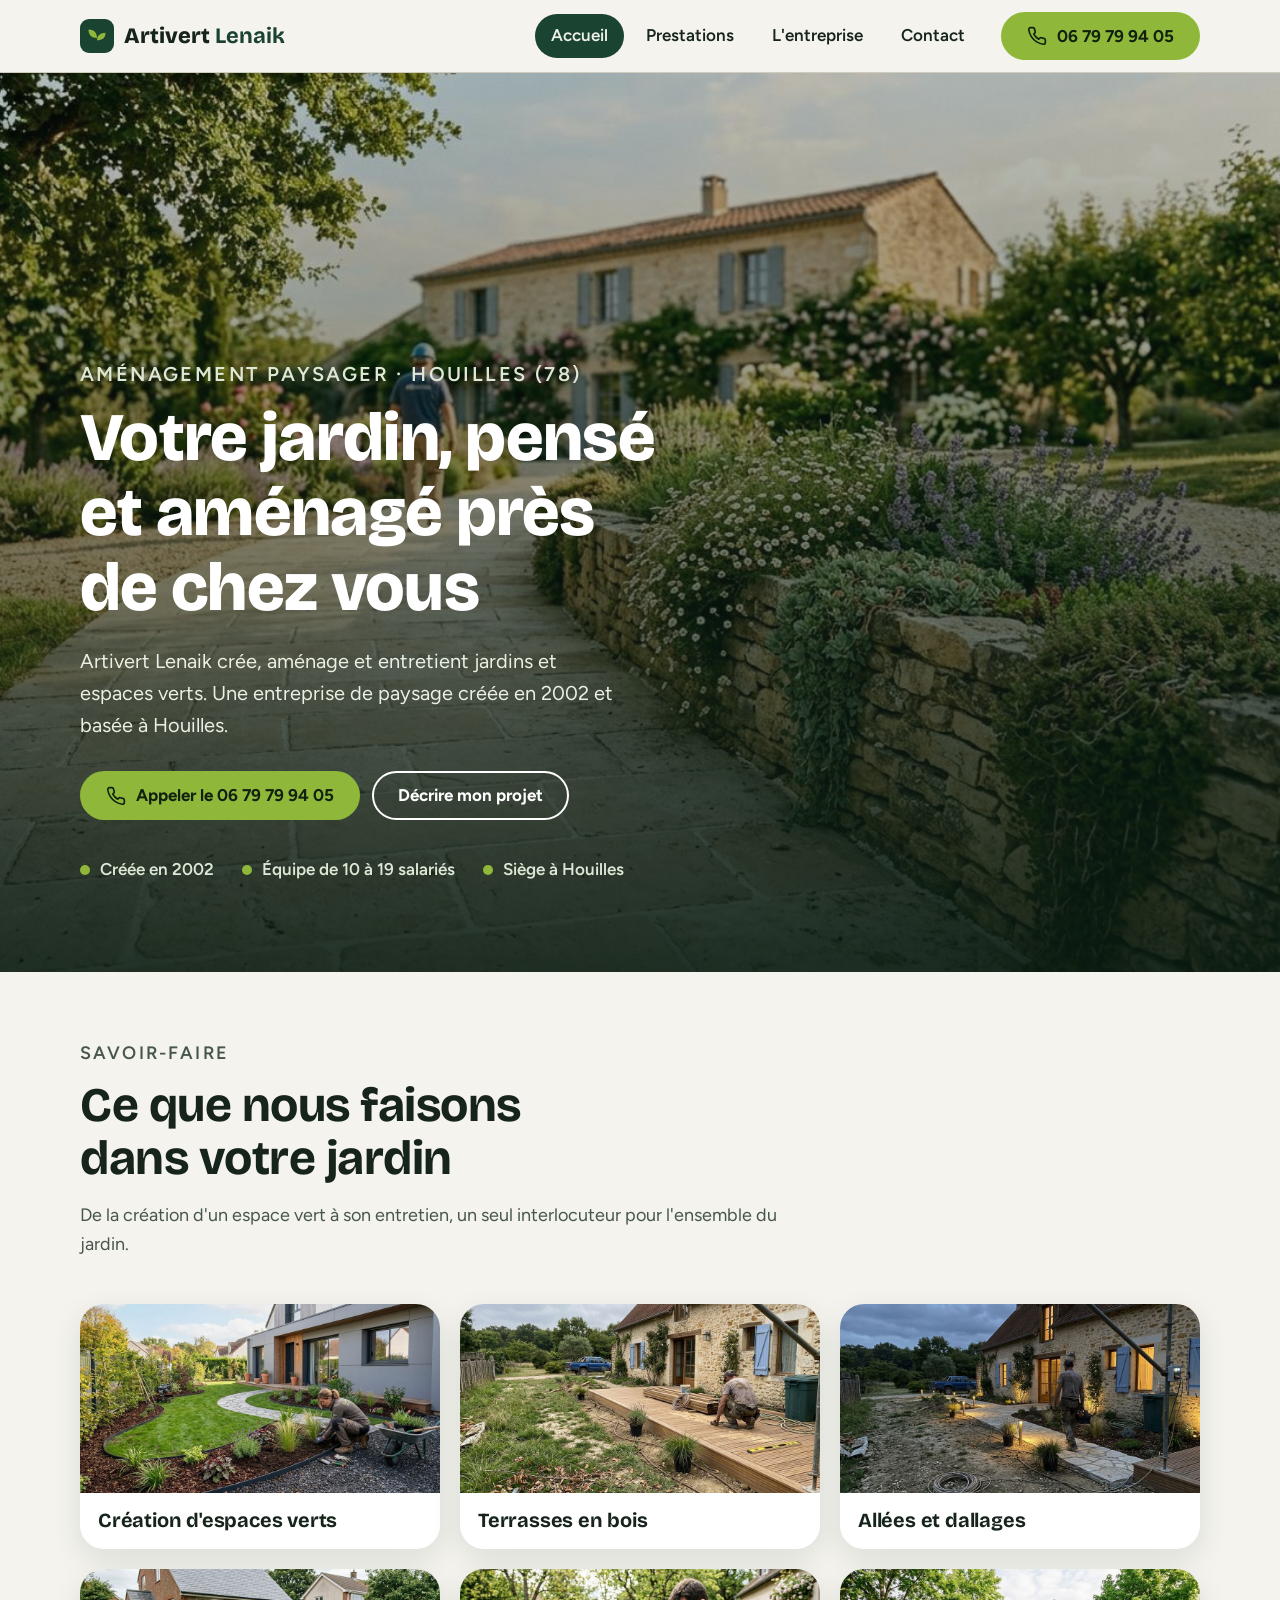
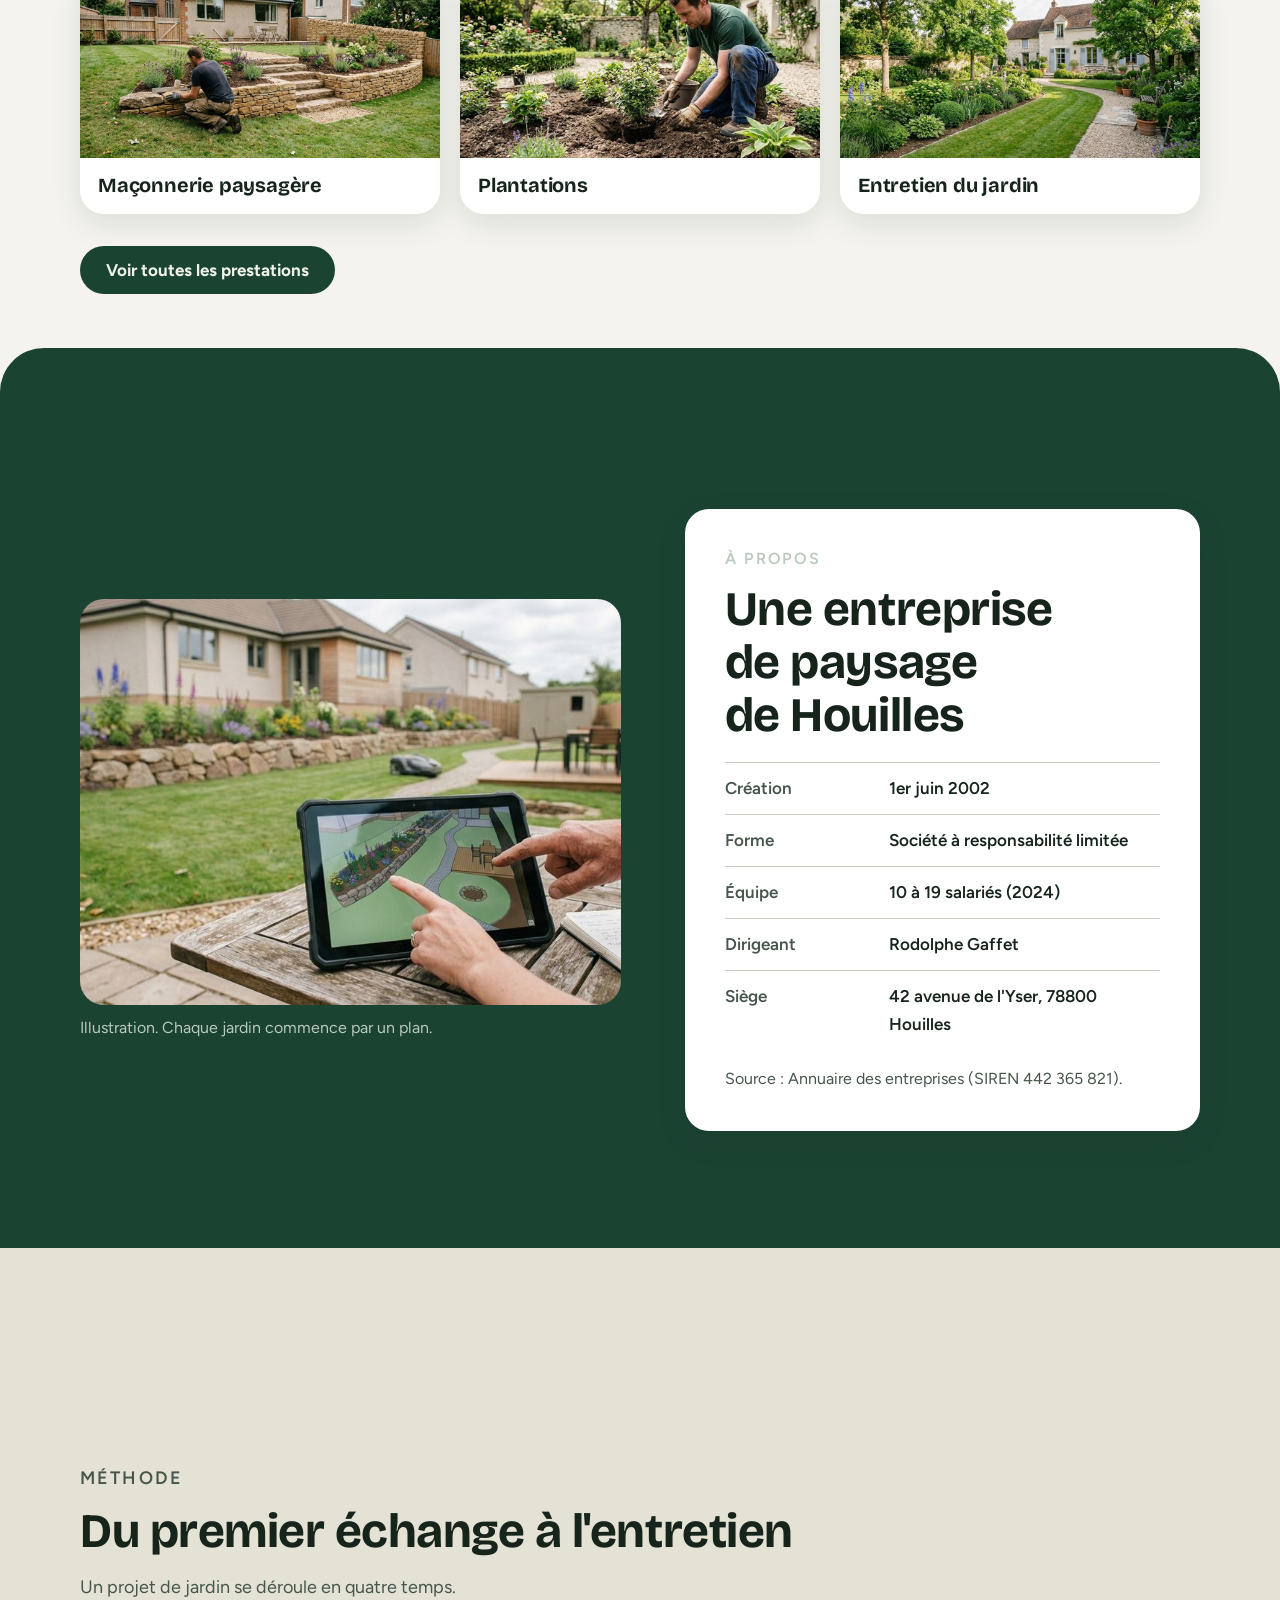
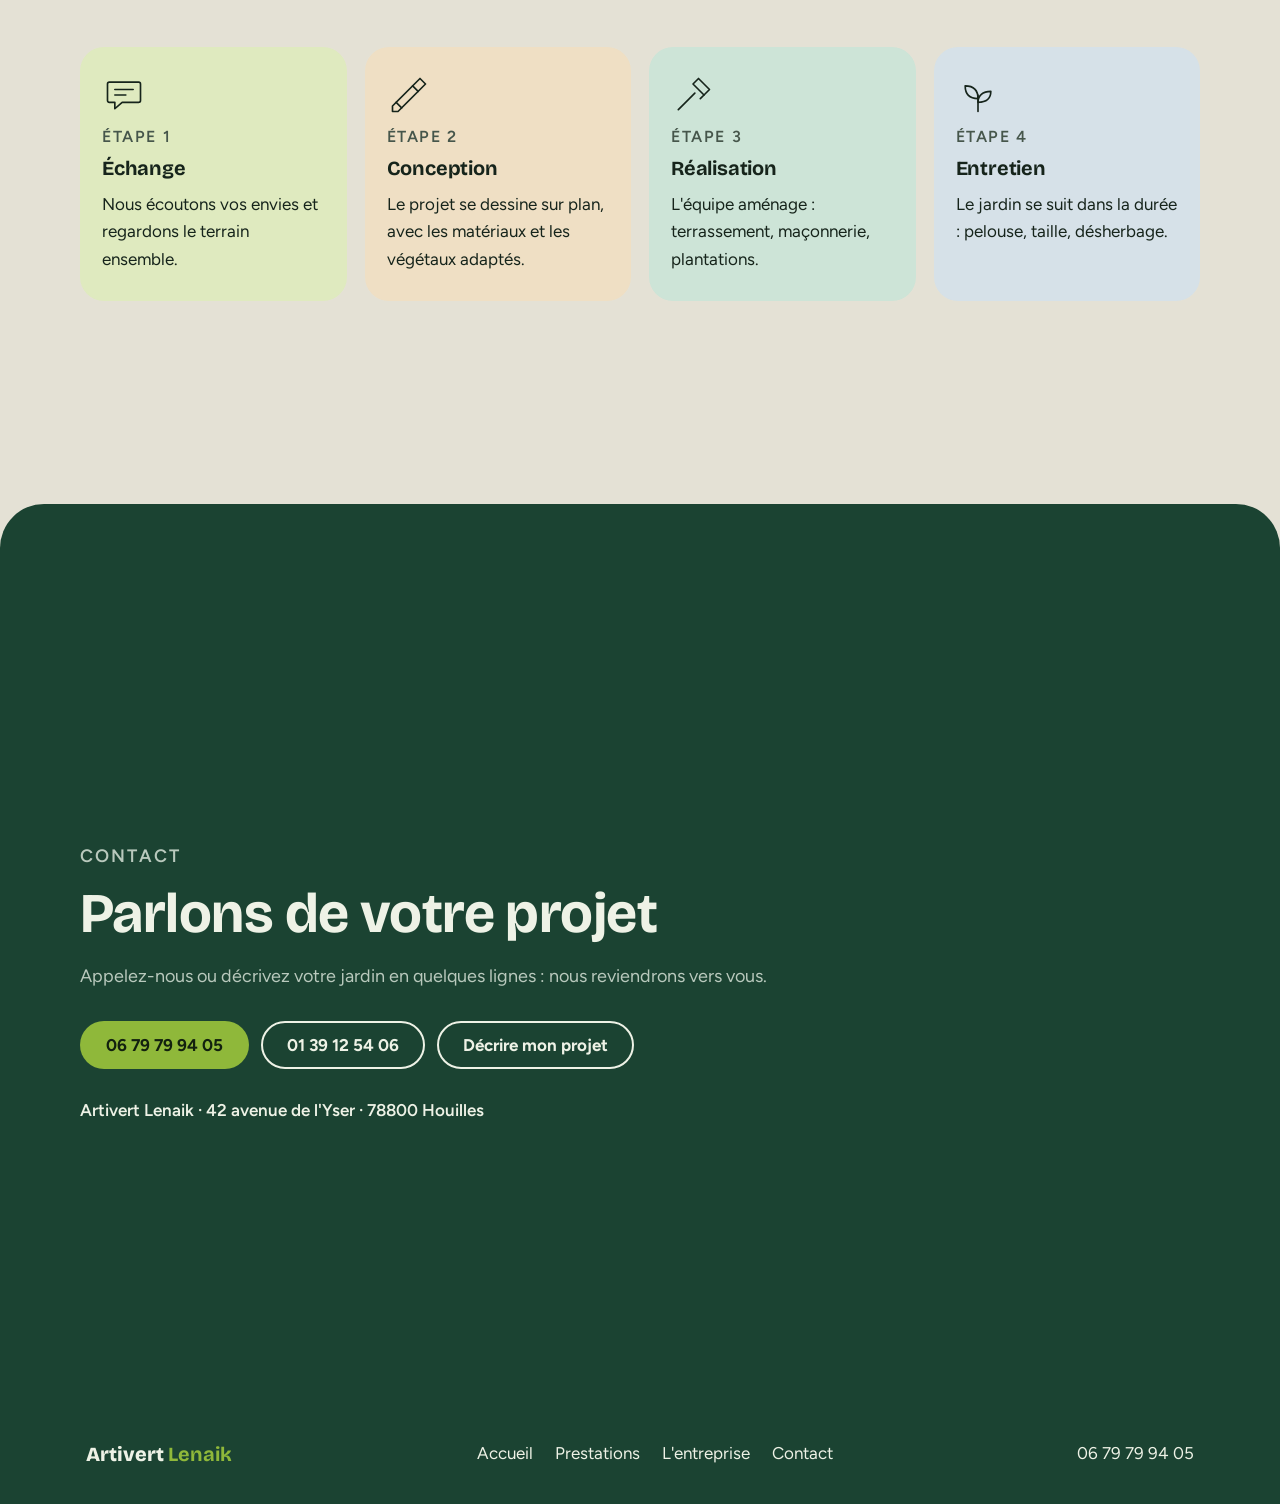
<file: index.html>
<!doctype html>
<html lang="fr">
<head>
<meta charset="utf-8">
<meta name="viewport" content="width=device-width, initial-scale=1, viewport-fit=cover">
<title>Artivert Lenaik, aménagement paysager à Houilles</title>
<meta name="description" content="Artivert Lenaik, entreprise d'aménagement paysager à Houilles (Yvelines) : création, aménagement et entretien de jardins.">
<meta name="robots" content="noindex, nofollow">
<link rel="icon" href="data:image/svg+xml,%3Csvg xmlns='http://www.w3.org/2000/svg' viewBox='0 0 32 32'%3E%3Crect width='32' height='32' rx='8' fill='%231b4332'/%3E%3Cpath d='M16 26V14M16 18c-5 0-8-3-8-8 5 0 8 3 8 8zm0 2c0-4 3-7 8-7 0 5-3 7-8 7z' fill='%238fb83a'/%3E%3C/svg%3E">
<link rel="preconnect" href="https://fonts.googleapis.com">
<link rel="preconnect" href="https://fonts.gstatic.com" crossorigin>
<link rel="stylesheet" href="https://fonts.googleapis.com/css2?family=Bricolage+Grotesque:opsz,wght@12..96,700;12..96,800&family=Figtree:wght@400;600;700&display=swap">
<link rel="stylesheet" href="css/style.css">
</head>
<body>
<header class="hdr">
  <div class="wrap hdr__in">
    <a class="logo" href="https://webaunet.github.io/artivert-lenaik/" aria-label="Artivert Lenaik, accueil">
      <svg viewBox="0 0 34 34" aria-hidden="true"><rect width="34" height="34" rx="9" fill="#1b4332"/><path d="M17 27V15M17 19c-5.5 0-8.5-3.2-8.5-8.5 5.5 0 8.5 3.2 8.5 8.5zm0 2.2c0-4.3 3.2-7.5 8.5-7.5 0 5.3-3.2 7.5-8.5 7.5z" fill="#8fb83a"/></svg>
      <span>Artivert <b>Lenaik</b></span>
    </a>
    <nav class="nav" id="nav" aria-label="Navigation principale">
      <a href="index.html" aria-current="page">Accueil</a>
      <a href="prestations.html">Prestations</a>
      <a href="entreprise.html">L'entreprise</a>
      <a href="contact.html">Contact</a>
    </nav>
    <a class="btn btn--leaf hdr__call" href="tel:+33679799405" aria-label="Appeler le 06 79 79 94 05">
      <svg viewBox="0 0 24 24" fill="none" stroke="currentColor" stroke-width="2" stroke-linecap="round" stroke-linejoin="round" aria-hidden="true"><path d="M22 16.9v3a2 2 0 0 1-2.2 2 19.8 19.8 0 0 1-8.6-3.1 19.5 19.5 0 0 1-6-6A19.8 19.8 0 0 1 2.1 4.2 2 2 0 0 1 4.1 2h3a2 2 0 0 1 2 1.7c.1.9.4 1.8.7 2.7a2 2 0 0 1-.5 2.1L8.1 9.8a16 16 0 0 0 6 6l1.3-1.2a2 2 0 0 1 2.1-.4c.9.3 1.8.6 2.7.7a2 2 0 0 1 1.7 2z"/></svg>
      <span>06 79 79 94 05</span>
    </a>
    <button class="burger" id="burger" type="button" aria-expanded="false" aria-controls="nav" aria-label="Ouvrir le menu">
      <svg viewBox="0 0 24 24" fill="none" stroke="currentColor" stroke-width="2.2" stroke-linecap="round" aria-hidden="true"><path d="M4 7h16M4 12h16M4 17h16"/></svg>
    </button>
  </div>
</header>

<main>
  <section class="hero" aria-labelledby="h1">
    <img class="hero__img" src="images/allee-paves.jpg" width="1400" height="764" alt="Illustration : allée en pierre claire bordée d'un muret de pierres sèches et de massifs fleuris, devant une maison" fetchpriority="high">
    <div class="wrap">
      <p class="eyebrow" style="color:#dfe8d6">Aménagement paysager · Houilles (78)</p>
      <h1 id="h1">Votre jardin, pensé et aménagé près de chez vous</h1>
      <p>Artivert Lenaik crée, aménage et entretient jardins et espaces verts. Une entreprise de paysage créée en 2002 et basée à Houilles.</p>
      <div class="hero__cta">
        <a class="btn btn--leaf" href="tel:+33679799405">
          <svg viewBox="0 0 24 24" fill="none" stroke="currentColor" stroke-width="2" stroke-linecap="round" stroke-linejoin="round" aria-hidden="true"><path d="M22 16.9v3a2 2 0 0 1-2.2 2 19.8 19.8 0 0 1-8.6-3.1 19.5 19.5 0 0 1-6-6A19.8 19.8 0 0 1 2.1 4.2 2 2 0 0 1 4.1 2h3a2 2 0 0 1 2 1.7c.1.9.4 1.8.7 2.7a2 2 0 0 1-.5 2.1L8.1 9.8a16 16 0 0 0 6 6l1.3-1.2a2 2 0 0 1 2.1-.4c.9.3 1.8.6 2.7.7a2 2 0 0 1 1.7 2z"/></svg>
          Appeler le 06 79 79 94 05
        </a>
        <a class="btn btn--ghost" href="contact.html">Décrire mon projet</a>
      </div>
      <ul class="hero__facts">
        <li>Créée en 2002</li>
        <li>Équipe de 10 à 19 salariés</li>
        <li>Siège à Houilles</li>
      </ul>
    </div>
  </section>

  <section class="sec sec--under" id="prestations" aria-labelledby="h-presta">
    <div class="wrap">
      <div class="sec__head">
        <p class="eyebrow">Savoir-faire</p>
        <h2 id="h-presta">Ce que nous faisons dans votre jardin</h2>
        <p>De la création d'un espace vert à son entretien, un seul interlocuteur pour l'ensemble du jardin.</p>
      </div>
      <ul class="tiles">
        <li class="tile"><img src="images/creation.jpg" width="1000" height="545" loading="lazy" alt="Illustration : jardin en cours de création avec pelouse et massifs"><h3>Création d'espaces verts</h3></li>
        <li class="tile"><img src="images/terrasse-bois.jpg" width="1000" height="545" loading="lazy" alt="Illustration : terrasse en bois en cours de pose devant une maison en pierre"><h3>Terrasses en bois</h3></li>
        <li class="tile"><img src="images/allee-dallee.jpg" width="1000" height="545" loading="lazy" alt="Illustration : allée dallée éclairée en soirée le long d'une maison"><h3>Allées et dallages</h3></li>
        <li class="tile"><img src="images/maconnerie.jpg" width="1000" height="545" loading="lazy" alt="Illustration : muret de pierres et escalier de jardin en cours de construction"><h3>Maçonnerie paysagère</h3></li>
        <li class="tile"><img src="images/plantation.jpg" width="1000" height="546" loading="lazy" alt="Illustration : plantation de végétaux dans un massif"><h3>Plantations</h3></li>
        <li class="tile"><img src="images/entretien-jardin.jpg" width="1000" height="545" loading="lazy" alt="Illustration : entretien d'un jardin et de sa pelouse"><h3>Entretien du jardin</h3></li>
      </ul>
      <div class="more"><a class="btn btn--dark" href="prestations.html">Voir toutes les prestations</a></div>
    </div>
  </section>

  <section class="sec sec--lift on-band" id="entreprise" aria-labelledby="h-about">
    <div class="wrap about">
      <figure class="about__img">
        <img src="images/conception.jpg" width="1000" height="545" loading="lazy" alt="Illustration : plan de jardin affiché sur une tablette, devant un muret de pierres et des massifs">
        <figcaption>Illustration. Chaque jardin commence par un plan.</figcaption>
      </figure>
      <div class="card">
        <p class="eyebrow">À propos</p>
        <h2 id="h-about">Une entreprise de paysage de Houilles</h2>
        <dl class="facts">
          <div><dt>Création</dt><dd>1er juin 2002</dd></div>
          <div><dt>Forme</dt><dd>Société à responsabilité limitée</dd></div>
          <div><dt>Équipe</dt><dd>10 à 19 salariés (2024)</dd></div>
          <div><dt>Dirigeant</dt><dd>Rodolphe Gaffet</dd></div>
          <div><dt>Siège</dt><dd>42 avenue de l'Yser, 78800 Houilles</dd></div>
        </dl>
        <p class="src">Source : Annuaire des entreprises (SIREN 442 365 821).</p>
      </div>
    </div>
  </section>

  <section class="sec sec--stone sec--under" aria-labelledby="h-steps">
    <div class="wrap">
      <div class="sec__head">
        <p class="eyebrow">Méthode</p>
        <h2 id="h-steps">Du premier échange à l'entretien</h2>
        <p>Un projet de jardin se déroule en quatre temps.</p>
      </div>
      <ol class="steps">
        <li class="step">
          <svg viewBox="0 0 48 48" aria-hidden="true"><path d="M8 10h32a2 2 0 0 1 2 2v18a2 2 0 0 1-2 2H22l-8 7v-7H8a2 2 0 0 1-2-2V12a2 2 0 0 1 2-2z"/><path d="M14 18h20M14 24h12"/></svg>
          <span class="n">Étape 1</span><h3>Échange</h3>
          <p>Nous écoutons vos envies et regardons le terrain ensemble.</p>
        </li>
        <li class="step">
          <svg viewBox="0 0 48 48" aria-hidden="true"><path d="M6 36L36 6l6 6L12 42H6z"/><path d="M28 14l6 6M10 32l6 6"/></svg>
          <span class="n">Étape 2</span><h3>Conception</h3>
          <p>Le projet se dessine sur plan, avec les matériaux et les végétaux adaptés.</p>
        </li>
        <li class="step">
          <svg viewBox="0 0 48 48" aria-hidden="true"><path d="M30 6l12 12-6 6-12-12z"/><path d="M26 22L8 40M36 24l-4 4"/></svg>
          <span class="n">Étape 3</span><h3>Réalisation</h3>
          <p>L'équipe aménage : terrassement, maçonnerie, plantations.</p>
        </li>
        <li class="step">
          <svg viewBox="0 0 48 48" aria-hidden="true"><path d="M24 42V24"/><path d="M24 28c-9 0-14-5-14-14 9 0 14 5 14 14zM24 32c0-7 5-12 14-12 0 9-5 12-14 12z"/></svg>
          <span class="n">Étape 4</span><h3>Entretien</h3>
          <p>Le jardin se suit dans la durée : pelouse, taille, désherbage.</p>
        </li>
      </ol>
    </div>
  </section>

  <section class="sec sec--lift on-band" id="contact" aria-labelledby="h-cta">
    <div class="wrap">
      <div class="cta">
        <p class="eyebrow">Contact</p>
        <h2 id="h-cta">Parlons de votre projet</h2>
        <p>Appelez-nous ou décrivez votre jardin en quelques lignes : nous reviendrons vers vous.</p>
        <div class="cta__row">
          <a class="btn btn--leaf" href="tel:+33679799405">06 79 79 94 05</a>
          <a class="btn btn--ghost" href="tel:+33139125406">01 39 12 54 06</a>
          <a class="btn btn--ghost" href="contact.html">Décrire mon projet</a>
        </div>
        <address>Artivert Lenaik · 42 avenue de l'Yser · 78800 Houilles</address>
      </div>
    </div>
  </section>
</main>

<footer class="ftr">
  <div class="wrap ftr__in">
    <a class="logo" href="index.html"><span>Artivert <b>Lenaik</b></span></a>
    <nav aria-label="Pied de page">
      <a href="index.html">Accueil</a>
      <a href="prestations.html">Prestations</a>
      <a href="entreprise.html">L'entreprise</a>
      <a href="contact.html">Contact</a>
    </nav>
    <a href="tel:+33679799405">06 79 79 94 05</a>
  </div>
</footer>
<script src="js/main.js"></script>
</body>
</html>
</file>
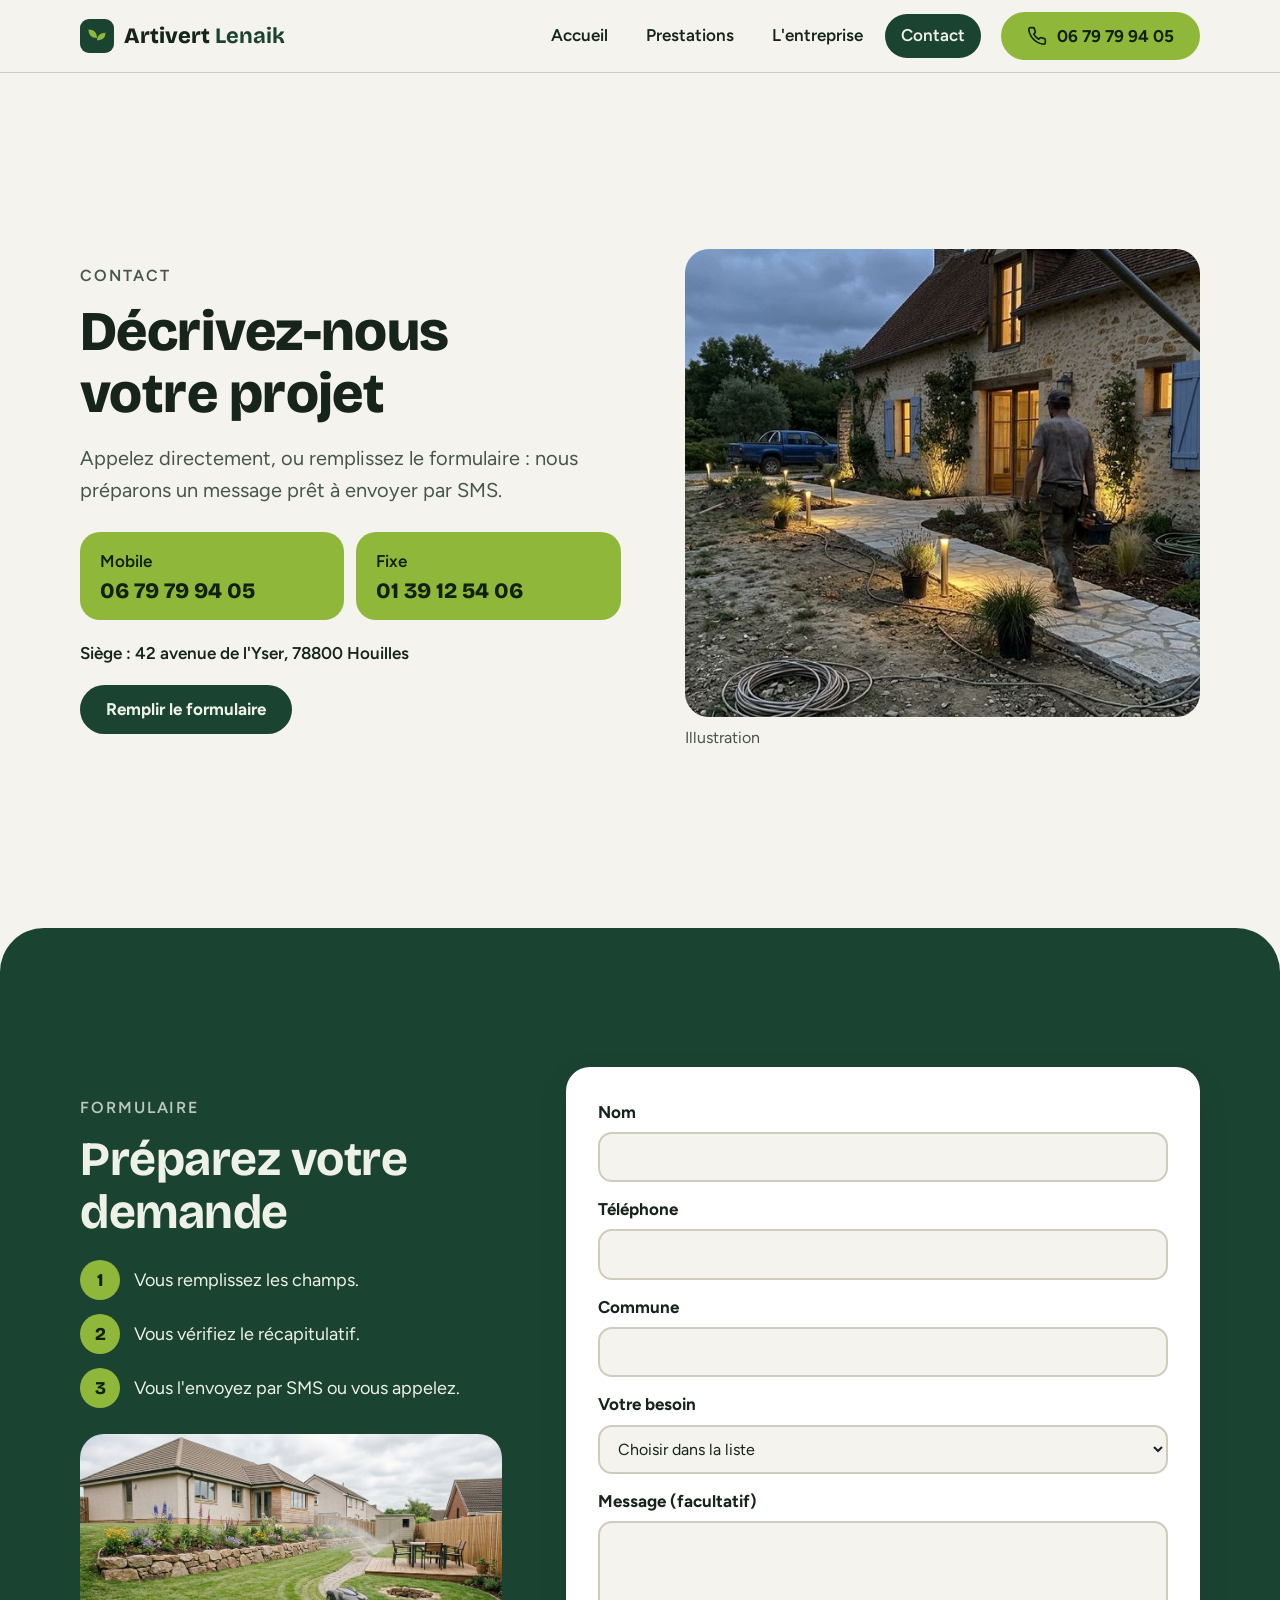
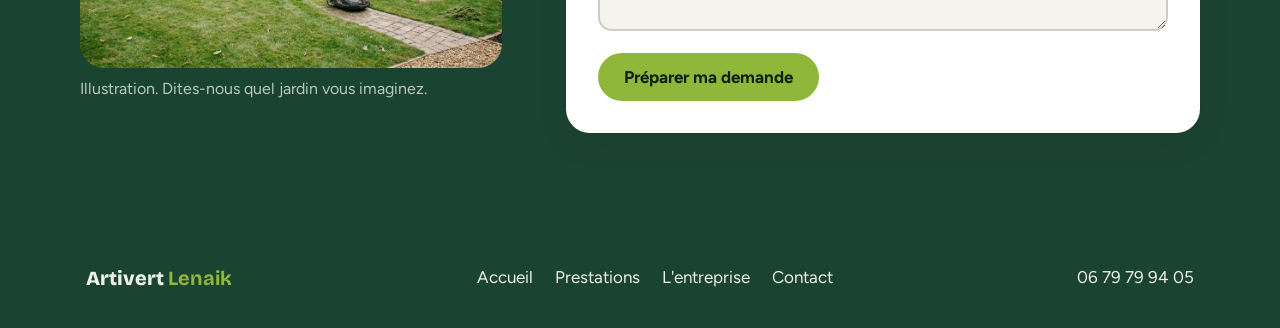
<file: contact.html>
<!doctype html>
<html lang="fr">
<head>
<meta charset="utf-8">
<meta name="viewport" content="width=device-width, initial-scale=1, viewport-fit=cover">
<title>Contact | Artivert Lenaik, Houilles</title>
<meta name="description" content="Contactez Artivert Lenaik à Houilles : téléphone, adresse du siège et formulaire de demande de contact.">
<meta name="robots" content="noindex, nofollow">
<link rel="icon" href="data:image/svg+xml,%3Csvg xmlns='http://www.w3.org/2000/svg' viewBox='0 0 32 32'%3E%3Crect width='32' height='32' rx='8' fill='%231b4332'/%3E%3Cpath d='M16 26V14M16 18c-5 0-8-3-8-8 5 0 8 3 8 8zm0 2c0-4 3-7 8-7 0 5-3 7-8 7z' fill='%238fb83a'/%3E%3C/svg%3E">
<link rel="preconnect" href="https://fonts.googleapis.com">
<link rel="preconnect" href="https://fonts.gstatic.com" crossorigin>
<link rel="stylesheet" href="https://fonts.googleapis.com/css2?family=Bricolage+Grotesque:opsz,wght@12..96,700;12..96,800&family=Figtree:wght@400;600;700&display=swap">
<link rel="stylesheet" href="css/style.css">
</head>
<body>
<header class="hdr">
  <div class="wrap hdr__in">
    <a class="logo" href="https://webaunet.github.io/artivert-lenaik/" aria-label="Artivert Lenaik, accueil">
      <svg viewBox="0 0 34 34" aria-hidden="true"><rect width="34" height="34" rx="9" fill="#1b4332"/><path d="M17 27V15M17 19c-5.5 0-8.5-3.2-8.5-8.5 5.5 0 8.5 3.2 8.5 8.5zm0 2.2c0-4.3 3.2-7.5 8.5-7.5 0 5.3-3.2 7.5-8.5 7.5z" fill="#8fb83a"/></svg>
      <span>Artivert <b>Lenaik</b></span>
    </a>
    <nav class="nav" id="nav" aria-label="Navigation principale">
      <a href="index.html">Accueil</a>
      <a href="prestations.html">Prestations</a>
      <a href="entreprise.html">L'entreprise</a>
      <a href="contact.html" aria-current="page">Contact</a>
    </nav>
    <a class="btn btn--leaf hdr__call" href="tel:+33679799405" aria-label="Appeler le 06 79 79 94 05">
      <svg viewBox="0 0 24 24" fill="none" stroke="currentColor" stroke-width="2" stroke-linecap="round" stroke-linejoin="round" aria-hidden="true"><path d="M22 16.9v3a2 2 0 0 1-2.2 2 19.8 19.8 0 0 1-8.6-3.1 19.5 19.5 0 0 1-6-6A19.8 19.8 0 0 1 2.1 4.2 2 2 0 0 1 4.1 2h3a2 2 0 0 1 2 1.7c.1.9.4 1.8.7 2.7a2 2 0 0 1-.5 2.1L8.1 9.8a16 16 0 0 0 6 6l1.3-1.2a2 2 0 0 1 2.1-.4c.9.3 1.8.6 2.7.7a2 2 0 0 1 1.7 2z"/></svg>
      <span>06 79 79 94 05</span>
    </a>
    <button class="burger" id="burger" type="button" aria-expanded="false" aria-controls="nav" aria-label="Ouvrir le menu">
      <svg viewBox="0 0 24 24" fill="none" stroke="currentColor" stroke-width="2.2" stroke-linecap="round" aria-hidden="true"><path d="M4 7h16M4 12h16M4 17h16"/></svg>
    </button>
  </div>
</header>

<main>
<section class="chead sec--under" aria-labelledby="h1">
  <div class="wrap chead__in">
    <div>
      <p class="eyebrow">Contact</p>
      <h1 id="h1">Décrivez-nous votre projet</h1>
      <p class="lead">Appelez directement, ou remplissez le formulaire : nous préparons un message prêt à envoyer par SMS.</p>
      <div class="callcards">
        <a class="callcard" href="tel:+33679799405"><span>Mobile</span><b>06 79 79 94 05</b></a>
        <a class="callcard" href="tel:+33139125406"><span>Fixe</span><b>01 39 12 54 06</b></a>
      </div>
      <address class="chead__addr">Siège : 42 avenue de l'Yser, 78800 Houilles</address>
      <p class="chead__go"><a class="btn btn--dark" href="#formulaire">Remplir le formulaire</a></p>
    </div>
    <figure class="chead__img">
      <img src="images/allee-dallee.jpg" width="1000" height="545" alt="Illustration : allée dallée éclairée en soirée le long d'une maison" fetchpriority="high">
      <figcaption>Illustration</figcaption>
    </figure>
  </div>
</section>

<section class="sec sec--lift on-band" id="formulaire" aria-labelledby="h-form">
  <div class="wrap fgrid">
    <div class="fgrid__txt">
      <p class="eyebrow">Formulaire</p>
      <h2 id="h-form">Préparez votre demande</h2>
      <ol class="fsteps">
        <li>Vous remplissez les champs.</li>
        <li>Vous vérifiez le récapitulatif.</li>
        <li>Vous l'envoyez par SMS ou vous appelez.</li>
      </ol>
      <figure class="fgrid__img">
        <img src="images/robot-tonte.jpg" width="1000" height="545" loading="lazy" alt="Illustration : jardin aménagé avec pelouse, massifs, muret de pierres et terrasse">
        <figcaption>Illustration. Dites-nous quel jardin vous imaginez.</figcaption>
      </figure>
    </div>
    <div class="fgrid__form">
      <form class="card form" id="form" novalidate>
        <div class="field"><label for="f-nom">Nom</label><input id="f-nom" name="nom" type="text" autocomplete="name" required aria-describedby="e-nom"><p class="err" id="e-nom" role="alert" hidden></p></div>
        <div class="field"><label for="f-tel">Téléphone</label><input id="f-tel" name="tel" type="tel" inputmode="tel" autocomplete="tel" required aria-describedby="e-tel"><p class="err" id="e-tel" role="alert" hidden></p></div>
        <div class="field"><label for="f-commune">Commune</label><input id="f-commune" name="commune" type="text" autocomplete="address-level2" required aria-describedby="e-commune"><p class="err" id="e-commune" role="alert" hidden></p></div>
        <div class="field"><label for="f-besoin">Votre besoin</label>
          <select id="f-besoin" name="besoin" required aria-describedby="e-besoin">
            <option value="">Choisir dans la liste</option>
            <option>Création d'un jardin ou d'un espace vert</option>
            <option>Terrasse ou allée</option>
            <option>Maçonnerie paysagère</option>
            <option>Plantations</option>
            <option>Entretien du jardin</option>
            <option>Autre demande</option>
          </select><p class="err" id="e-besoin" role="alert" hidden></p></div>
        <div class="field"><label for="f-message">Message (facultatif)</label><textarea id="f-message" name="message" rows="3"></textarea></div>
        <button class="btn btn--leaf btn--block" type="submit">Préparer ma demande</button>
      </form>
      <div class="card recap" id="recap" tabindex="-1" hidden>
        <h2 style="font-size:1.5rem">Demande prête</h2>
        <p class="ok" id="recap-status" role="status"></p>
        <textarea id="recap-text" readonly aria-label="Récapitulatif de votre demande"></textarea>
        <div class="recap__btns">
          <a class="btn btn--leaf" id="btn-sms" href="sms:+33679799405">Envoyer par SMS</a>
          <button class="btn btn--dark" id="btn-copy" type="button">Copier</button>
          <a class="btn btn--dark" href="tel:+33679799405">Appeler</a>
          <button class="btn btn--ghost recap__edit" id="btn-edit" type="button">Modifier</button>
        </div>
      </div>
    </div>
  </div>
</section>
</main>

<footer class="ftr">
  <div class="wrap ftr__in">
    <a class="logo" href="index.html"><span>Artivert <b>Lenaik</b></span></a>
    <nav aria-label="Pied de page">
      <a href="index.html">Accueil</a>
      <a href="prestations.html">Prestations</a>
      <a href="entreprise.html">L'entreprise</a>
      <a href="contact.html">Contact</a>
    </nav>
    <a href="tel:+33679799405">06 79 79 94 05</a>
  </div>
</footer>
<script src="js/main.js"></script>
</body>
</html>
</file>
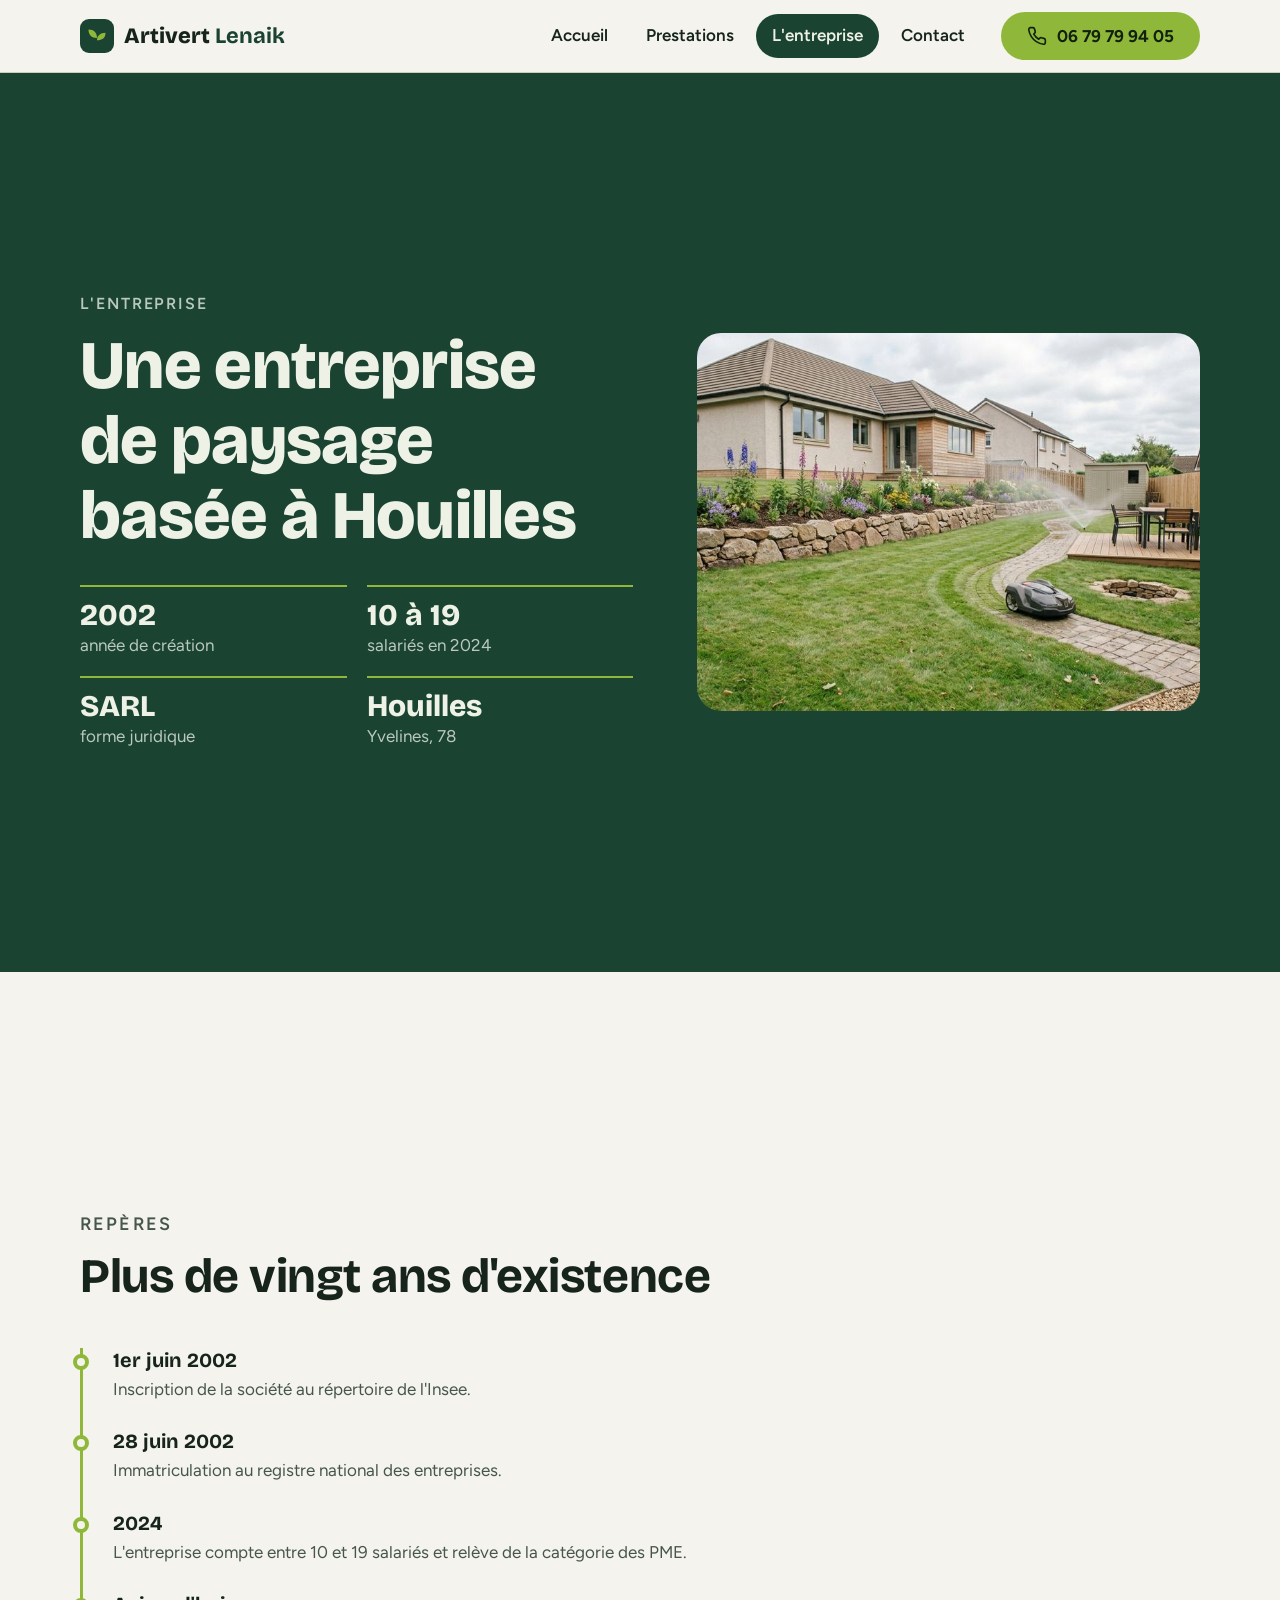
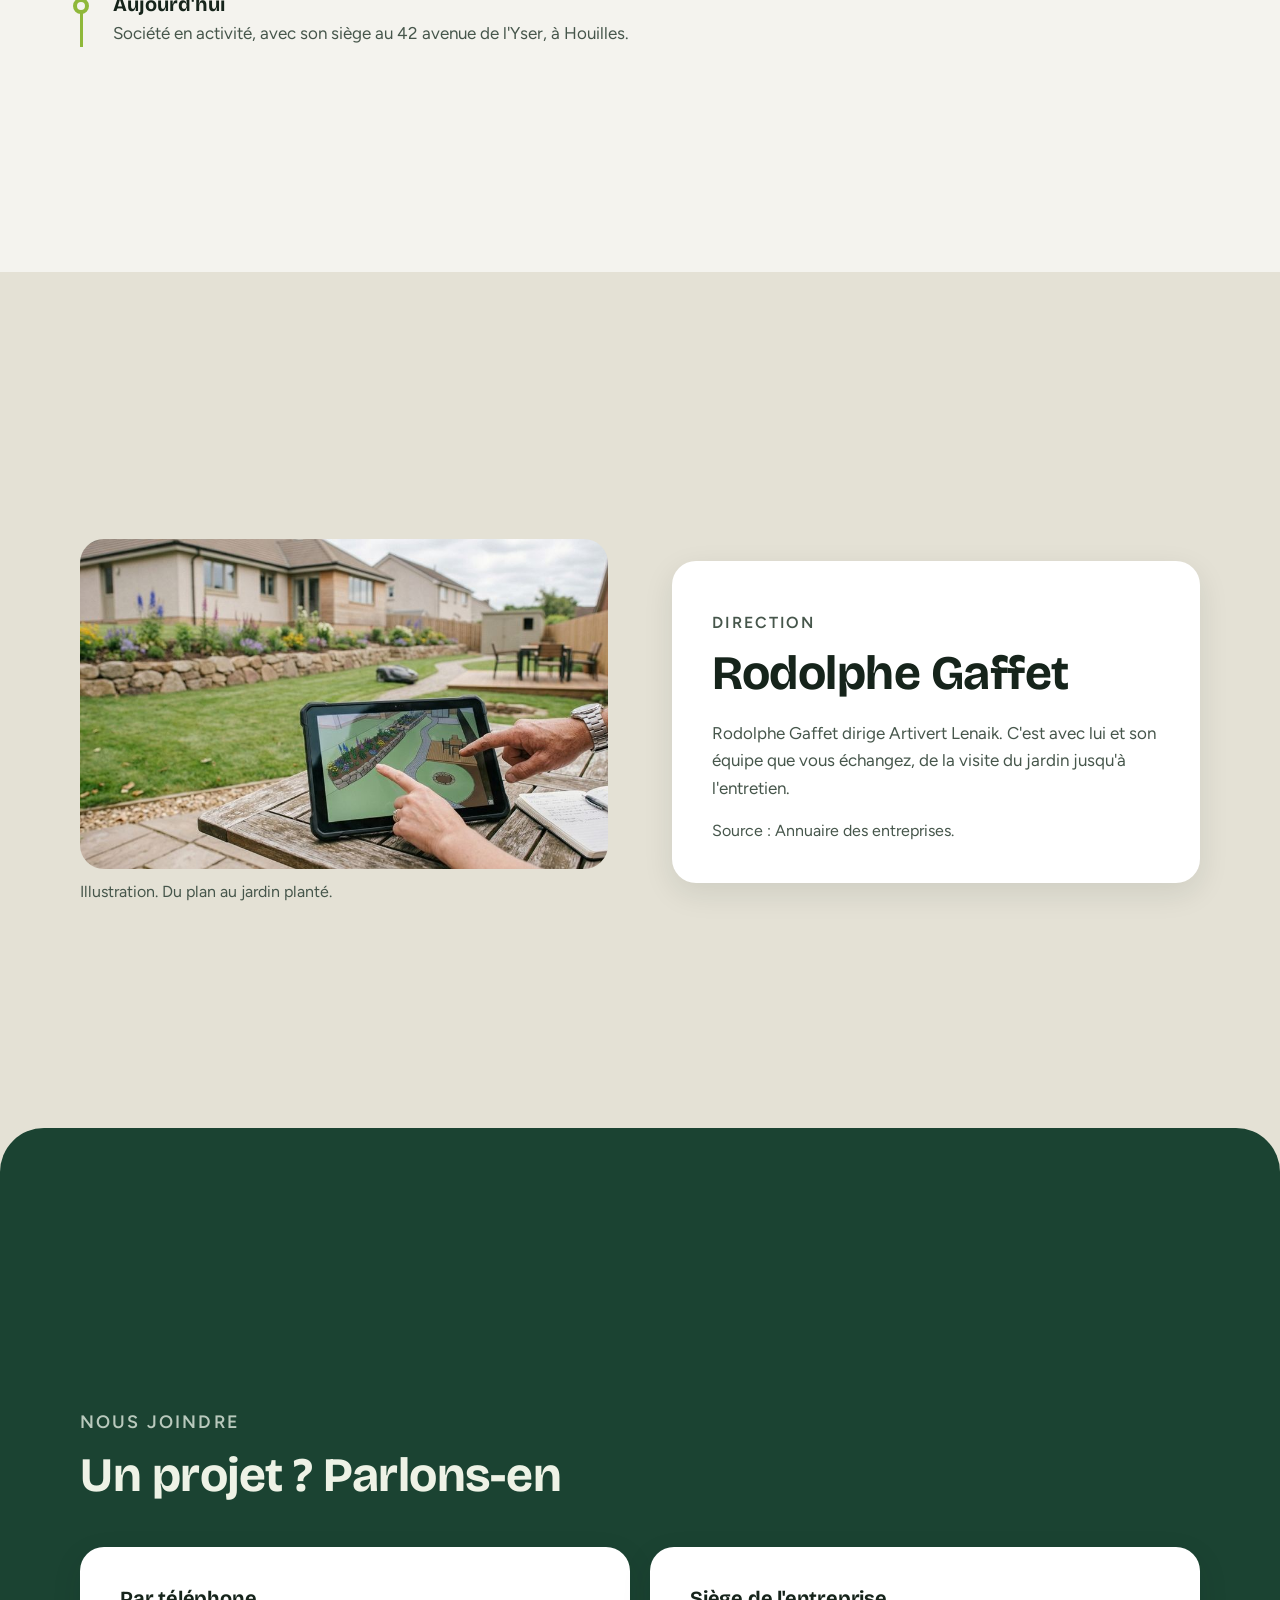
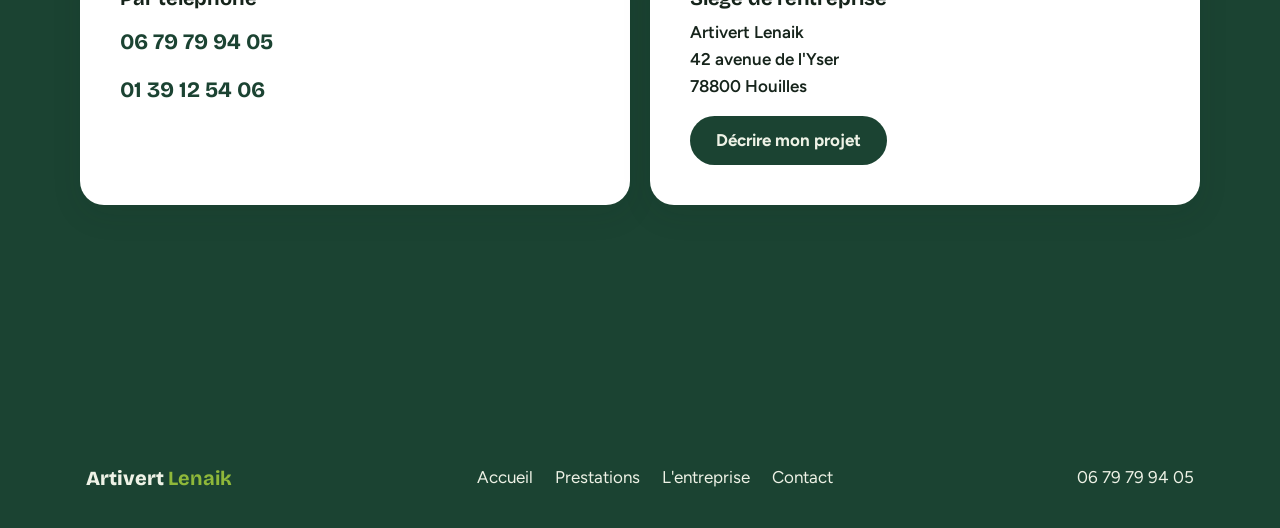
<file: entreprise.html>
<!doctype html>
<html lang="fr">
<head>
<meta charset="utf-8">
<meta name="viewport" content="width=device-width, initial-scale=1, viewport-fit=cover">
<title>L'entreprise | Artivert Lenaik, Houilles</title>
<meta name="description" content="Artivert Lenaik, entreprise d'aménagement paysager créée en 2002 et basée à Houilles, dans les Yvelines.">
<meta name="robots" content="noindex, nofollow">
<link rel="icon" href="data:image/svg+xml,%3Csvg xmlns='http://www.w3.org/2000/svg' viewBox='0 0 32 32'%3E%3Crect width='32' height='32' rx='8' fill='%231b4332'/%3E%3Cpath d='M16 26V14M16 18c-5 0-8-3-8-8 5 0 8 3 8 8zm0 2c0-4 3-7 8-7 0 5-3 7-8 7z' fill='%238fb83a'/%3E%3C/svg%3E">
<link rel="preconnect" href="https://fonts.googleapis.com">
<link rel="preconnect" href="https://fonts.gstatic.com" crossorigin>
<link rel="stylesheet" href="https://fonts.googleapis.com/css2?family=Bricolage+Grotesque:opsz,wght@12..96,700;12..96,800&family=Figtree:wght@400;600;700&display=swap">
<link rel="stylesheet" href="css/style.css">
</head>
<body>
<header class="hdr">
  <div class="wrap hdr__in">
    <a class="logo" href="https://webaunet.github.io/artivert-lenaik/" aria-label="Artivert Lenaik, accueil">
      <svg viewBox="0 0 34 34" aria-hidden="true"><rect width="34" height="34" rx="9" fill="#1b4332"/><path d="M17 27V15M17 19c-5.5 0-8.5-3.2-8.5-8.5 5.5 0 8.5 3.2 8.5 8.5zm0 2.2c0-4.3 3.2-7.5 8.5-7.5 0 5.3-3.2 7.5-8.5 7.5z" fill="#8fb83a"/></svg>
      <span>Artivert <b>Lenaik</b></span>
    </a>
    <nav class="nav" id="nav" aria-label="Navigation principale">
      <a href="index.html">Accueil</a>
      <a href="prestations.html">Prestations</a>
      <a href="entreprise.html" aria-current="page">L'entreprise</a>
      <a href="contact.html">Contact</a>
    </nav>
    <a class="btn btn--leaf hdr__call" href="tel:+33679799405" aria-label="Appeler le 06 79 79 94 05">
      <svg viewBox="0 0 24 24" fill="none" stroke="currentColor" stroke-width="2" stroke-linecap="round" stroke-linejoin="round" aria-hidden="true"><path d="M22 16.9v3a2 2 0 0 1-2.2 2 19.8 19.8 0 0 1-8.6-3.1 19.5 19.5 0 0 1-6-6A19.8 19.8 0 0 1 2.1 4.2 2 2 0 0 1 4.1 2h3a2 2 0 0 1 2 1.7c.1.9.4 1.8.7 2.7a2 2 0 0 1-.5 2.1L8.1 9.8a16 16 0 0 0 6 6l1.3-1.2a2 2 0 0 1 2.1-.4c.9.3 1.8.6 2.7.7a2 2 0 0 1 1.7 2z"/></svg>
      <span>06 79 79 94 05</span>
    </a>
    <button class="burger" id="burger" type="button" aria-expanded="false" aria-controls="nav" aria-label="Ouvrir le menu">
      <svg viewBox="0 0 24 24" fill="none" stroke="currentColor" stroke-width="2.2" stroke-linecap="round" aria-hidden="true"><path d="M4 7h16M4 12h16M4 17h16"/></svg>
    </button>
  </div>
</header>

<main>
<section class="ehead on-band" aria-labelledby="h1">
  <div class="wrap ehead__in">
    <div>
      <p class="eyebrow">L'entreprise</p>
      <h1 id="h1">Une entreprise de paysage basée à Houilles</h1>
      <ul class="stats">
        <li><b>2002</b>année de création</li>
        <li><b>10 à 19</b>salariés en 2024</li>
        <li><b>SARL</b>forme juridique</li>
        <li><b>Houilles</b>Yvelines, 78</li>
      </ul>
    </div>
    <figure><img src="images/robot-tonte.jpg" width="1000" height="545" alt="Illustration : jardin aménagé avec pelouse, massifs, muret de pierres et terrasse"></figure>
  </div>
</section>

<section class="sec" aria-labelledby="h-reperes">
  <div class="wrap">
    <div class="sec__head">
      <p class="eyebrow">Repères</p>
      <h2 id="h-reperes">Plus de vingt ans d'existence</h2>
    </div>
    <ol class="timeline">
      <li><time>1er juin 2002</time><p>Inscription de la société au répertoire de l'Insee.</p></li>
      <li><time>28 juin 2002</time><p>Immatriculation au registre national des entreprises.</p></li>
      <li><time>2024</time><p>L'entreprise compte entre 10 et 19 salariés et relève de la catégorie des PME.</p></li>
      <li><time>Aujourd'hui</time><p>Société en activité, avec son siège au 42 avenue de l'Yser, à Houilles.</p></li>
    </ol>
  </div>
</section>

<section class="sec sec--stone" aria-labelledby="h-dir">
  <div class="wrap dir">
    <figure>
      <img src="images/conception.jpg" width="1000" height="545" loading="lazy" alt="Illustration : plan de jardin affiché sur une tablette">
      <figcaption>Illustration. Du plan au jardin planté.</figcaption>
    </figure>
    <div class="card">
      <p class="eyebrow">Direction</p>
      <h2 id="h-dir">Rodolphe Gaffet</h2>
      <p>Rodolphe Gaffet dirige Artivert Lenaik. C'est avec lui et son équipe que vous échangez, de la visite du jardin jusqu'à l'entretien.</p>
      <p class="src" style="margin-top:16px;color:var(--muted)">Source : Annuaire des entreprises.</p>
    </div>
  </div>
</section>

<section class="sec sec--lift on-band" aria-labelledby="h-find">
  <div class="wrap">
    <div class="sec__head">
      <p class="eyebrow">Nous joindre</p>
      <h2 id="h-find">Un projet ? Parlons-en</h2>
    </div>
    <div class="find">
      <div class="card">
        <h3>Par téléphone</h3>
        <a class="tel" href="tel:+33679799405">06 79 79 94 05</a>
        <a class="tel" href="tel:+33139125406">01 39 12 54 06</a>
      </div>
      <div class="card">
        <h3>Siège de l'entreprise</h3>
        <address>Artivert Lenaik<br>42 avenue de l'Yser<br>78800 Houilles</address>
        <p style="margin-top:16px"><a class="btn btn--dark" href="contact.html">Décrire mon projet</a></p>
      </div>
    </div>
  </div>
</section>
</main>

<footer class="ftr">
  <div class="wrap ftr__in">
    <a class="logo" href="index.html"><span>Artivert <b>Lenaik</b></span></a>
    <nav aria-label="Pied de page">
      <a href="index.html">Accueil</a>
      <a href="prestations.html">Prestations</a>
      <a href="entreprise.html">L'entreprise</a>
      <a href="contact.html">Contact</a>
    </nav>
    <a href="tel:+33679799405">06 79 79 94 05</a>
  </div>
</footer>
<script src="js/main.js"></script>
</body>
</html>
</file>
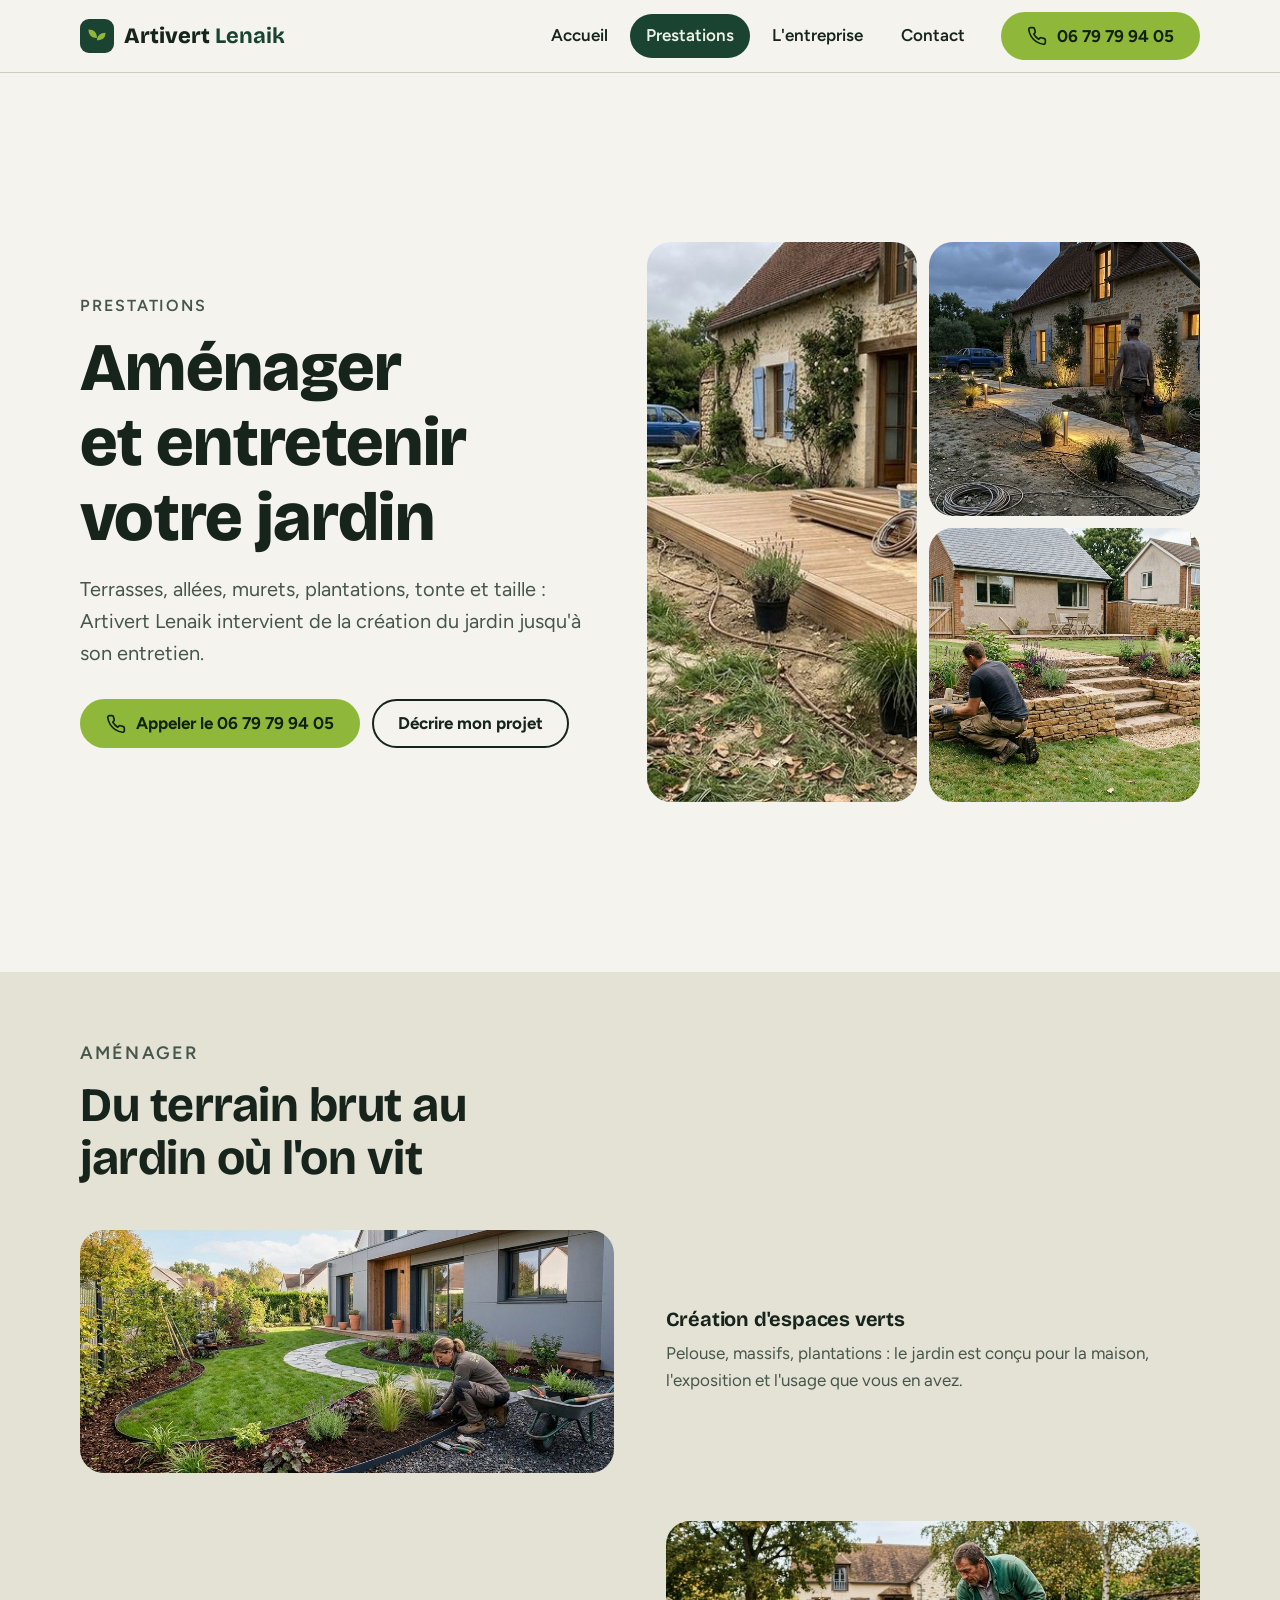
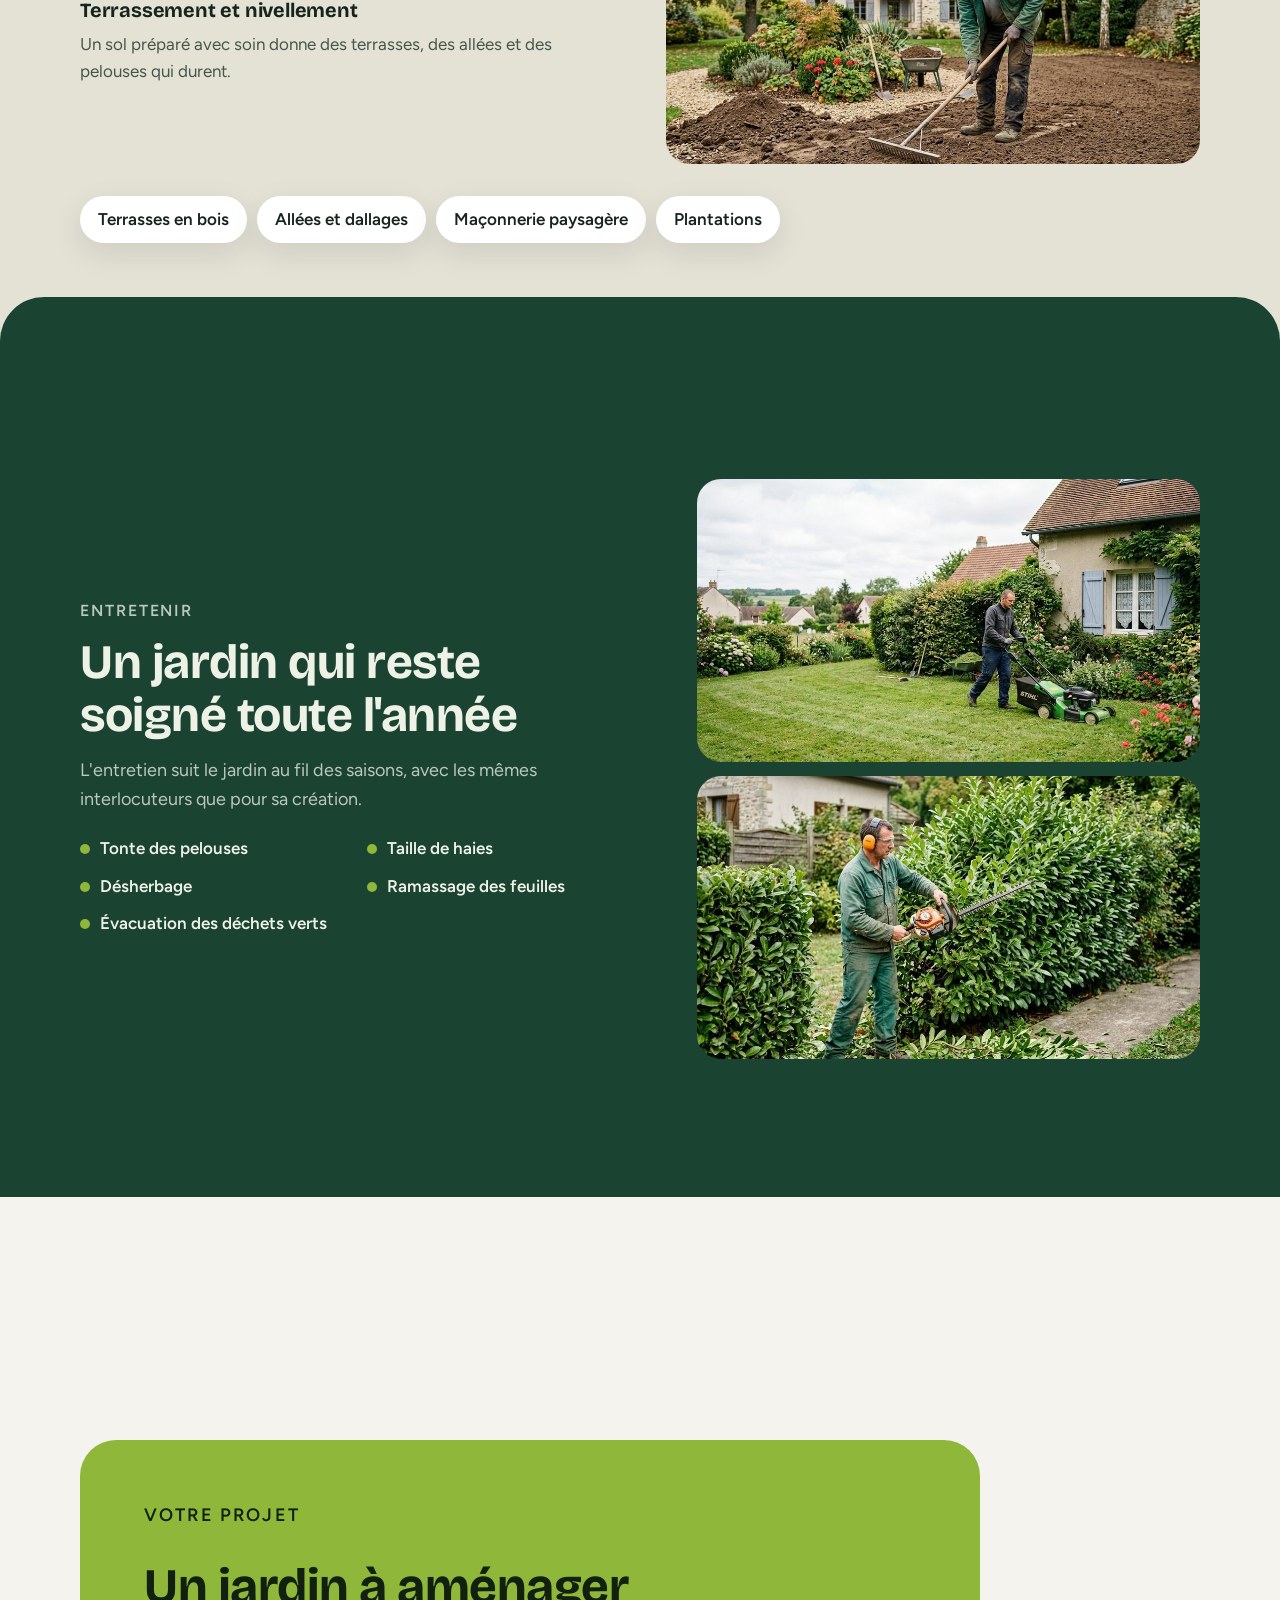
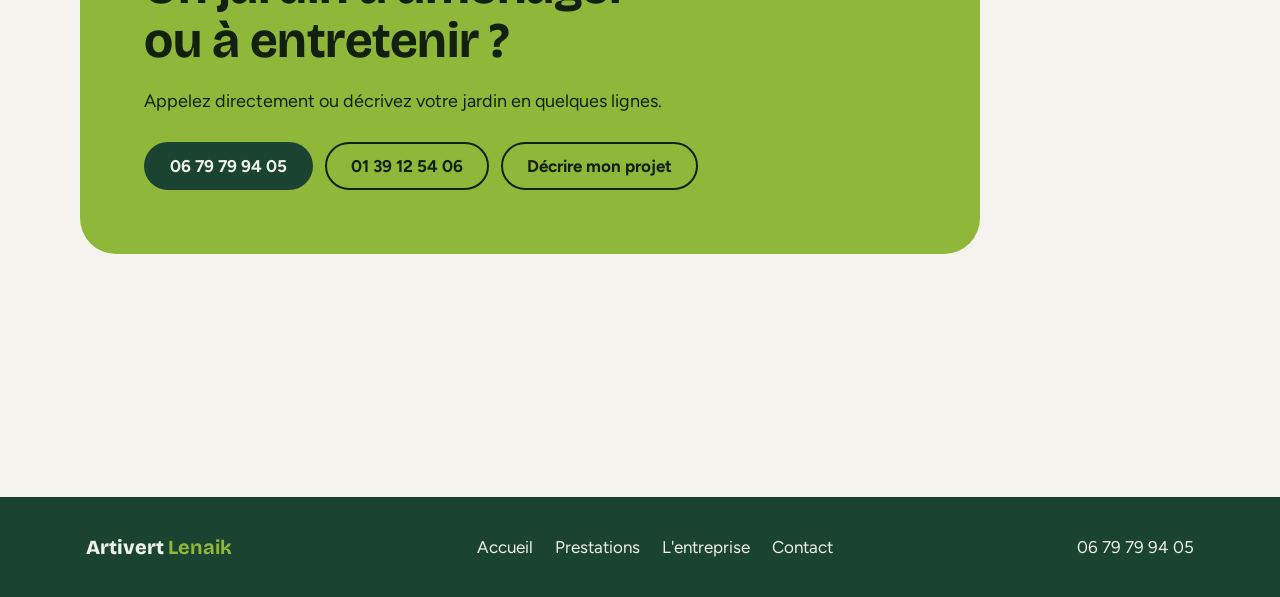
<file: prestations.html>
<!doctype html>
<html lang="fr">
<head>
<meta charset="utf-8">
<meta name="viewport" content="width=device-width, initial-scale=1, viewport-fit=cover">
<title>Prestations paysagères à Houilles | Artivert Lenaik</title>
<meta name="description" content="Artivert Lenaik à Houilles : création d'espaces verts, terrasses, allées, maçonnerie paysagère, plantations et entretien de jardins.">
<meta name="robots" content="noindex, nofollow">
<link rel="icon" href="data:image/svg+xml,%3Csvg xmlns='http://www.w3.org/2000/svg' viewBox='0 0 32 32'%3E%3Crect width='32' height='32' rx='8' fill='%231b4332'/%3E%3Cpath d='M16 26V14M16 18c-5 0-8-3-8-8 5 0 8 3 8 8zm0 2c0-4 3-7 8-7 0 5-3 7-8 7z' fill='%238fb83a'/%3E%3C/svg%3E">
<link rel="preconnect" href="https://fonts.googleapis.com">
<link rel="preconnect" href="https://fonts.gstatic.com" crossorigin>
<link rel="stylesheet" href="https://fonts.googleapis.com/css2?family=Bricolage+Grotesque:opsz,wght@12..96,700;12..96,800&family=Figtree:wght@400;600;700&display=swap">
<link rel="stylesheet" href="css/style.css">
</head>
<body>
<header class="hdr">
  <div class="wrap hdr__in">
    <a class="logo" href="https://webaunet.github.io/artivert-lenaik/" aria-label="Artivert Lenaik, accueil">
      <svg viewBox="0 0 34 34" aria-hidden="true"><rect width="34" height="34" rx="9" fill="#1b4332"/><path d="M17 27V15M17 19c-5.5 0-8.5-3.2-8.5-8.5 5.5 0 8.5 3.2 8.5 8.5zm0 2.2c0-4.3 3.2-7.5 8.5-7.5 0 5.3-3.2 7.5-8.5 7.5z" fill="#8fb83a"/></svg>
      <span>Artivert <b>Lenaik</b></span>
    </a>
    <nav class="nav" id="nav" aria-label="Navigation principale">
      <a href="index.html">Accueil</a>
      <a href="prestations.html" aria-current="page">Prestations</a>
      <a href="entreprise.html">L'entreprise</a>
      <a href="contact.html">Contact</a>
    </nav>
    <a class="btn btn--leaf hdr__call" href="tel:+33679799405" aria-label="Appeler le 06 79 79 94 05">
      <svg viewBox="0 0 24 24" fill="none" stroke="currentColor" stroke-width="2" stroke-linecap="round" stroke-linejoin="round" aria-hidden="true"><path d="M22 16.9v3a2 2 0 0 1-2.2 2 19.8 19.8 0 0 1-8.6-3.1 19.5 19.5 0 0 1-6-6A19.8 19.8 0 0 1 2.1 4.2 2 2 0 0 1 4.1 2h3a2 2 0 0 1 2 1.7c.1.9.4 1.8.7 2.7a2 2 0 0 1-.5 2.1L8.1 9.8a16 16 0 0 0 6 6l1.3-1.2a2 2 0 0 1 2.1-.4c.9.3 1.8.6 2.7.7a2 2 0 0 1 1.7 2z"/></svg>
      <span>06 79 79 94 05</span>
    </a>
    <button class="burger" id="burger" type="button" aria-expanded="false" aria-controls="nav" aria-label="Ouvrir le menu">
      <svg viewBox="0 0 24 24" fill="none" stroke="currentColor" stroke-width="2.2" stroke-linecap="round" aria-hidden="true"><path d="M4 7h16M4 12h16M4 17h16"/></svg>
    </button>
  </div>
</header>

<main>
<section class="phead" aria-labelledby="h1">
  <div class="wrap phead__in">
    <div>
      <p class="eyebrow">Prestations</p>
      <h1 id="h1">Aménager et entretenir votre jardin</h1>
      <p class="lead">Terrasses, allées, murets, plantations, tonte et taille : Artivert Lenaik intervient de la création du jardin jusqu'à son entretien.</p>
      <div class="hero__cta">
        <a class="btn btn--leaf" href="tel:+33679799405"><svg viewBox="0 0 24 24" fill="none" stroke="currentColor" stroke-width="2" stroke-linecap="round" stroke-linejoin="round" aria-hidden="true"><path d="M22 16.9v3a2 2 0 0 1-2.2 2 19.8 19.8 0 0 1-8.6-3.1 19.5 19.5 0 0 1-6-6A19.8 19.8 0 0 1 2.1 4.2 2 2 0 0 1 4.1 2h3a2 2 0 0 1 2 1.7c.1.9.4 1.8.7 2.7a2 2 0 0 1-.5 2.1L8.1 9.8a16 16 0 0 0 6 6l1.3-1.2a2 2 0 0 1 2.1-.4c.9.3 1.8.6 2.7.7a2 2 0 0 1 1.7 2z"/></svg>Appeler le 06 79 79 94 05</a>
        <a class="btn btn--ghost" href="contact.html">Décrire mon projet</a>
      </div>
    </div>
    <div class="mosaic">
      <figure><img src="images/terrasse-bois.jpg" width="1000" height="545" alt="Illustration : terrasse en bois en cours de pose devant une maison en pierre" fetchpriority="high"></figure>
      <figure><img src="images/allee-dallee.jpg" width="1000" height="545" alt="Illustration : allée dallée éclairée en soirée le long d'une maison"></figure>
      <figure><img src="images/maconnerie.jpg" width="1000" height="545" alt="Illustration : muret de pierres et escalier de jardin en cours de construction"></figure>
    </div>
  </div>
</section>

<section class="sec sec--stone sec--under" id="amenager" aria-labelledby="h-amenager">
  <div class="wrap">
    <div class="sec__head">
      <p class="eyebrow">Aménager</p>
      <h2 id="h-amenager">Du terrain brut au jardin où l'on vit</h2>
    </div>
    <div class="rows">
      <article class="row">
        <figure><img src="images/creation.jpg" width="1000" height="545" loading="lazy" alt="Illustration : création d'un espace vert"></figure>
        <div>
          <h3>Création d'espaces verts</h3>
          <p>Pelouse, massifs, plantations : le jardin est conçu pour la maison, l'exposition et l'usage que vous en avez.</p>
        </div>
      </article>
      <article class="row row--rev">
        <figure><img src="images/nivellement.jpg" width="1000" height="546" loading="lazy" alt="Illustration : nivellement d'un terrain de jardin"></figure>
        <div>
          <h3>Terrassement et nivellement</h3>
          <p>Un sol préparé avec soin donne des terrasses, des allées et des pelouses qui durent.</p>
        </div>
      </article>
    </div>
    <ul class="chips">
      <li>Terrasses en bois</li><li>Allées et dallages</li><li>Maçonnerie paysagère</li><li>Plantations</li>
    </ul>
  </div>
</section>

<section class="sec sec--lift on-band" id="entretenir" aria-labelledby="h-entretenir">
  <div class="wrap split">
    <div>
      <p class="eyebrow">Entretenir</p>
      <h2 id="h-entretenir">Un jardin qui reste soigné toute l'année</h2>
      <p class="mut">L'entretien suit le jardin au fil des saisons, avec les mêmes interlocuteurs que pour sa création.</p>
      <ul class="checks">
        <li>Tonte des pelouses</li><li>Taille de haies</li><li>Désherbage</li><li>Ramassage des feuilles</li><li>Évacuation des déchets verts</li>
      </ul>
    </div>
    <div class="pair">
      <img src="images/tonte.jpg" width="1000" height="558" loading="lazy" alt="Illustration : tonte d'une pelouse">
      <img src="images/taille-haies.jpg" width="1000" height="747" loading="lazy" alt="Illustration : taille d'une haie">
    </div>
  </div>
</section>

<section class="sec" aria-labelledby="h-strip">
  <div class="wrap">
    <div class="strip">
      <p class="eyebrow" style="color:inherit">Votre projet</p>
      <h2 id="h-strip">Un jardin à aménager ou à entretenir ?</h2>
      <p>Appelez directement ou décrivez votre jardin en quelques lignes.</p>
      <div class="cta__row">
        <a class="btn btn--dark" href="tel:+33679799405">06 79 79 94 05</a>
        <a class="btn btn--ghost" href="tel:+33139125406">01 39 12 54 06</a>
        <a class="btn btn--ghost" href="contact.html">Décrire mon projet</a>
      </div>
    </div>
  </div>
</section>
</main>

<footer class="ftr">
  <div class="wrap ftr__in">
    <a class="logo" href="index.html"><span>Artivert <b>Lenaik</b></span></a>
    <nav aria-label="Pied de page">
      <a href="index.html">Accueil</a>
      <a href="prestations.html">Prestations</a>
      <a href="entreprise.html">L'entreprise</a>
      <a href="contact.html">Contact</a>
    </nav>
    <a href="tel:+33679799405">06 79 79 94 05</a>
  </div>
</footer>
<script src="js/main.js"></script>
</body>
</html>
</file>
<file: css/style.css>
/* Artivert Lenaik — feuille commune. Concept : pierre, buis et pousse ; bandes sombres à bords courbes sur fonds clairs. */
:root{
  --bg:#f4f3ee; --bg2:#e4e1d5; --card:#ffffff; --ink:#16241b; --muted:#46564b; --line:#cfcbbd;
  --band:#1b4332; --band-ink:#eef2e6; --band-muted:#b9c9bd;
  --leaf:#8fb83a; --leaf-ink:#12210f; --link:#1b4332;
  --c1:#dfeabf; --c2:#efdfc4; --c3:#cde4d7; --c4:#d6e1e8;
  --shadow:0 10px 30px rgba(22,36,27,.10);
  --f-display:"Bricolage Grotesque","Trebuchet MS",system-ui,sans-serif;
  --f-body:"Figtree","Segoe UI",system-ui,sans-serif;
  --hh:72px; --lift:44px; --pad:clamp(40px,6vh,72px); --r:24px;
}
@media (prefers-color-scheme:dark){:root:not([data-theme="light"]){
  --bg:#101a14; --bg2:#17261d; --card:#1b2c22; --ink:#e8ede3; --muted:#a9b8ac; --line:#2b3d31;
  --band:#1d4a33; --band-ink:#eef2e6; --band-muted:#b9d0c0; --link:#b7dd6a;
  --c1:#2c3d17; --c2:#3d3020; --c3:#1f4033; --c4:#263540; --shadow:0 10px 30px rgba(0,0,0,.4); color-scheme:dark}}
:root[data-theme="dark"]{
  --bg:#101a14; --bg2:#17261d; --card:#1b2c22; --ink:#e8ede3; --muted:#a9b8ac; --line:#2b3d31;
  --band:#1d4a33; --band-ink:#eef2e6; --band-muted:#b9d0c0; --link:#b7dd6a;
  --c1:#2c3d17; --c2:#3d3020; --c3:#1f4033; --c4:#263540; --shadow:0 10px 30px rgba(0,0,0,.4); color-scheme:dark}

*,*::before,*::after{box-sizing:border-box}
html{scroll-behavior:smooth;scroll-padding-top:calc(var(--hh) + 8px)}
body{margin:0;background:var(--bg);color:var(--ink);font:400 1.0625rem/1.6 var(--f-body);-webkit-text-size-adjust:100%}
img{display:block;max-width:100%;height:auto}
a{color:var(--link)}
h1,h2,h3{font-family:var(--f-display);line-height:1.1;margin:0;text-wrap:balance;letter-spacing:-.01em}
h1{font-size:clamp(2.25rem,6.2vw,4.25rem);font-weight:800}
h2{font-size:clamp(1.9rem,4.2vw,3rem);font-weight:700}
h3{font-size:1.25rem;font-weight:700}
p{margin:0}
:focus-visible{outline:3px solid var(--leaf);outline-offset:3px;border-radius:6px}
.wrap{width:100%;max-width:1160px;margin-inline:auto;padding-inline:max(20px,env(safe-area-inset-left,0px)) max(20px,env(safe-area-inset-right,0px))}
.eyebrow{font:600 1rem/1.3 var(--f-body);letter-spacing:.12em;text-transform:uppercase;color:var(--muted);margin-bottom:14px}
.on-band .eyebrow{color:var(--band-muted)}

/* Boutons */
.btn{display:inline-flex;align-items:center;justify-content:center;gap:10px;min-height:48px;padding:12px 24px;border-radius:999px;font:700 1.0625rem/1.2 var(--f-body);text-decoration:none;border:2px solid transparent;cursor:pointer;transition:transform .15s,background .15s,box-shadow .15s}
.btn svg{width:20px;height:20px;flex:none}
.btn--leaf{background:var(--leaf);color:var(--leaf-ink)}
.btn--leaf:hover{background:#a3cc4b;transform:translateY(-2px);box-shadow:0 8px 20px rgba(0,0,0,.2)}
.btn--ghost{border-color:currentColor;color:inherit;background:transparent}
.btn--ghost:hover{background:rgba(255,255,255,.14);transform:translateY(-2px)}
.btn--dark{background:var(--band);color:var(--band-ink)}
.btn--dark:hover{transform:translateY(-2px);box-shadow:var(--shadow)}

/* En-tête */
.hdr{position:sticky;top:0;z-index:50;background:var(--bg);border-bottom:0;box-shadow:0 1px 0 var(--line)}
.hdr__in{display:flex;align-items:center;gap:20px;height:var(--hh)}
.logo{display:flex;align-items:center;gap:10px;min-height:44px;text-decoration:none;color:var(--ink);font:800 1.375rem/1 var(--f-display);white-space:nowrap}
.logo svg{width:34px;height:34px;flex:none}
.logo b{color:var(--band)}
@media (prefers-color-scheme:dark){:root:not([data-theme="light"]) .logo b{color:var(--leaf)}}
:root[data-theme="dark"] .logo b{color:var(--leaf)}
.nav{display:flex;align-items:center;gap:6px;margin-left:auto}
.nav a{display:inline-flex;align-items:center;min-height:44px;padding:0 16px;border-radius:999px;color:var(--ink);text-decoration:none;font-weight:600}
.nav a:hover{background:var(--bg2)}
.nav a[aria-current="page"]{background:var(--band);color:var(--band-ink)}
.hdr__call{display:inline-flex}
.burger{display:none;width:48px;height:48px;border:0;border-radius:12px;background:var(--bg2);color:var(--ink);cursor:pointer;align-items:center;justify-content:center}
.burger svg{width:26px;height:26px}
@media (max-width:980px){
  .burger{display:inline-flex;margin-left:0}
  .hdr__in{gap:10px}
  .hdr__call{margin-left:auto}
  .hdr__call span{display:none}
  .hdr__call{width:48px;padding:0}
  .nav{position:absolute;left:0;right:0;top:var(--hh);flex-direction:column;align-items:stretch;gap:4px;padding:12px max(20px,env(safe-area-inset-left,0px)) 20px;background:var(--bg);box-shadow:0 18px 30px rgba(0,0,0,.18);margin:0;display:none}
  .nav.is-open{display:flex}
  .nav a{min-height:48px;font-size:1.125rem}
}

/* Sections */
.sec{min-height:100svh;display:grid;align-content:center;padding-block:var(--pad)}
.sec--under{padding-bottom:calc(var(--pad) + var(--lift))}
.sec--lift{position:relative;margin-top:calc(var(--lift) * -1);border-radius:var(--lift) var(--lift) 0 0;padding-top:calc(var(--pad) + var(--lift))}
.on-band{background:var(--band);color:var(--band-ink)}
.sec--stone{background:var(--bg2)}
.sec__head{max-width:46rem;margin-bottom:clamp(28px,5vh,48px)}
.sec__head p{margin-top:16px;color:var(--muted);font-size:1.125rem}

/* Hero */
.hero{position:relative;min-height:100svh;display:grid;align-items:end;color:#fff;overflow:hidden;background:#1b4332}
.hero__img{position:absolute;inset:0;width:100%;height:100%;object-fit:cover;object-position:60% 55%}
.hero::after{content:"";position:absolute;inset:0;background:linear-gradient(180deg,rgba(10,28,18,.25) 0%,rgba(10,28,18,.45) 40%,rgba(10,28,18,.88) 100%)}
.hero .wrap{position:relative;z-index:1;padding-block:clamp(40px,8vh,88px)}
.hero h1{max-width:15ch}
.hero p{max-width:34rem;margin-top:20px;font-size:1.25rem;color:#eaf0e4}
.hero__cta{display:flex;flex-wrap:wrap;gap:12px;margin-top:30px}
.hero__facts{display:flex;flex-wrap:wrap;gap:10px 28px;margin-top:36px;padding:0;list-style:none;color:#dfe8d6;font-weight:600}
.hero__facts li::before{content:"";display:inline-block;width:10px;height:10px;border-radius:50%;background:var(--leaf);margin-right:10px}

/* Prestations (cartes photo) */
.tiles{display:grid;grid-template-columns:repeat(3,1fr);gap:20px;margin:0;padding:0;list-style:none}
.tile{position:relative;border-radius:var(--r);overflow:hidden;background:var(--card);box-shadow:var(--shadow)}
.tile img{width:100%;height:clamp(120px,21svh,230px);object-fit:cover}
.tile h3{padding:16px 18px 18px}
.more{margin-top:32px}
@media (max-width:700px){.tiles{grid-template-columns:repeat(2,1fr);gap:14px}.tile h3{padding:12px 14px 14px;font-size:1.0625rem}.tile img{height:auto;aspect-ratio:3/2}}
@media (max-width:700px){.sec__head p:not(.eyebrow){display:none}.sec__head{margin-bottom:24px}}

/* À propos */
.about{display:grid;grid-template-columns:1.05fr 1fr;gap:clamp(24px,5vw,64px);align-items:center}
.about__img{margin:0}
.about__img img{width:100%;aspect-ratio:4/3;object-fit:cover;border-radius:var(--r)}
.about__img figcaption{margin-top:10px;color:var(--band-muted);font-size:1rem}
.card{background:var(--card);color:var(--ink);border-radius:var(--r);padding:clamp(24px,4vw,40px);box-shadow:var(--shadow)}
.card h2{margin-bottom:20px}
.facts{margin:0;display:grid;gap:0}
.facts div{display:grid;grid-template-columns:9.5rem 1fr;gap:12px;padding:12px 0;border-top:1px solid var(--line)}
.facts dt{color:var(--muted);font-weight:600}
.facts dd{margin:0;font-weight:600}
.card .src{margin-top:16px;color:var(--muted);font-size:1rem}
@media (max-width:900px){.about{grid-template-columns:1fr}.about__img img{aspect-ratio:2/1}.about__img figcaption{display:none}}
@media (max-width:560px){.facts div{grid-template-columns:6rem 1fr;padding:9px 0}.card{padding:22px}.card h2{margin-bottom:12px}}

/* Étapes */
.steps{display:grid;grid-template-columns:repeat(4,1fr);gap:18px;margin:0;padding:0;list-style:none}
.step{border-radius:var(--r);padding:26px 22px 28px;color:var(--ink);display:flex;flex-direction:column;gap:12px}
.step:nth-child(1){background:var(--c1)}.step:nth-child(2){background:var(--c2)}.step:nth-child(3){background:var(--c3)}.step:nth-child(4){background:var(--c4)}
.step svg{width:44px;height:44px;stroke:currentColor;fill:none;stroke-width:1.8;stroke-linecap:round;stroke-linejoin:round}
.step .n{font:600 1rem/1 var(--f-body);letter-spacing:.1em;text-transform:uppercase;color:var(--muted)}
.step p{color:var(--ink)}
@media (max-width:980px){.steps{grid-template-columns:repeat(2,1fr)}}
@media (max-width:560px){.steps{grid-template-columns:1fr;gap:10px}.step{padding:16px 18px;display:grid;grid-template-columns:40px 1fr;column-gap:14px;row-gap:2px}.step svg{width:40px;height:40px;grid-row:1/4}.step>*:not(svg){grid-column:2}}

/* Appel final */
.cta{text-align:left;max-width:48rem}
.cta h2{font-size:clamp(2rem,5vw,3.5rem)}
.cta p{margin-top:18px;font-size:1.125rem;color:var(--band-muted)}
.cta__row{display:flex;flex-wrap:wrap;gap:12px;margin-top:30px}
.cta address{margin-top:28px;font-style:normal;color:var(--band-ink);font-weight:600}

/* Pied de page */
.ftr{background:var(--band);color:var(--band-ink);padding-block:28px}
.ftr__in{display:flex;flex-wrap:wrap;align-items:center;justify-content:space-between;gap:12px 28px}
.ftr a{color:var(--band-ink);text-decoration:none;display:inline-flex;align-items:center;min-height:44px;padding:0 6px}
.ftr a:hover{text-decoration:underline}
.ftr nav{display:flex;flex-wrap:wrap;gap:0 10px}
.ftr .logo{color:var(--band-ink);font-size:1.25rem}
.ftr .logo b{color:var(--leaf)}

@media (max-width:560px){.ftr nav{display:none}.ftr{padding-block:16px}}
@media (prefers-reduced-motion:reduce){*{transition:none!important;scroll-behavior:auto!important}}

/* ---- Pages intérieures ---- */
.lead{font-size:1.25rem;color:var(--muted);margin-top:18px;max-width:36rem}
.phead{min-height:100svh;display:grid;align-items:center;padding-block:var(--pad)}
.phead__in{display:grid;grid-template-columns:1fr 1.1fr;gap:clamp(24px,5vw,64px);align-items:center}
.phead .hero__cta .btn--ghost{color:var(--ink)}
.phead .hero__cta .btn--ghost:hover{background:var(--bg2)}
.mosaic{display:grid;grid-template-columns:1fr 1fr;grid-template-rows:1fr 1fr;gap:12px;height:min(560px,68svh)}
.mosaic figure{margin:0;overflow:hidden;border-radius:var(--r);min-height:0}
.mosaic figure:first-child{grid-row:1/3}
.mosaic img{width:100%;height:100%;object-fit:cover}
@media (max-width:820px){.phead__in{grid-template-columns:1fr}.mosaic{height:290px}}
.rows{display:grid;gap:clamp(24px,4vw,48px)}
.row{display:grid;grid-template-columns:1fr 1fr;gap:clamp(20px,4vw,56px);align-items:center}
.row figure{margin:0}
.row img{width:100%;height:clamp(150px,27svh,270px);object-fit:cover;border-radius:var(--r)}
.row--rev figure{order:2}
.row p{margin-top:10px;color:var(--muted)}
.chips{list-style:none;padding:0;margin:32px 0 0;display:flex;flex-wrap:wrap;gap:10px}
.chips li{padding:10px 18px;border-radius:999px;background:var(--card);font-weight:600;box-shadow:var(--shadow)}
@media (max-width:820px){.row{grid-template-columns:clamp(110px,28vw,220px) 1fr;gap:16px;align-items:start}.row--rev figure{order:0}.row img{height:auto;aspect-ratio:1/1;border-radius:16px}.rows{gap:22px}}
.split{display:grid;grid-template-columns:1.1fr 1fr;gap:clamp(24px,5vw,64px);align-items:center}
.checks{list-style:none;padding:0;margin:22px 0 0;display:grid;grid-template-columns:1fr 1fr;gap:10px 20px;font-weight:600}
.checks li::before{content:"";display:inline-block;width:10px;height:10px;border-radius:50%;background:var(--leaf);margin-right:10px}
.on-band p.mut{color:var(--band-muted);margin-top:14px;font-size:1.125rem}
.pair{display:grid;gap:14px}
.pair img{width:100%;aspect-ratio:16/9;object-fit:cover;border-radius:var(--r)}
@media (max-width:820px){.split{grid-template-columns:1fr}.checks{grid-template-columns:1fr}.pair{grid-template-columns:1fr 1fr}.pair img{aspect-ratio:1/1}}
.strip{background:var(--leaf);color:var(--leaf-ink);border-radius:36px;padding:clamp(28px,5vw,64px);display:grid;gap:18px;max-width:900px}
.strip h2{font-size:clamp(1.9rem,4.4vw,3.1rem)}
.strip p{font-size:1.125rem}
.strip .cta__row{margin-top:8px}
.strip .btn--ghost:hover{background:rgba(18,33,15,.12)}
.ehead{padding-block:var(--pad);min-height:100svh;display:grid;align-items:center}
.ehead__in{display:grid;grid-template-columns:1.1fr 1fr;gap:clamp(24px,5vw,64px);align-items:center}
.ehead figure{margin:0}
.ehead img{width:100%;aspect-ratio:4/3;object-fit:cover;border-radius:var(--r)}
.stats{display:grid;grid-template-columns:repeat(2,1fr);gap:16px 20px;list-style:none;padding:0;margin:32px 0 0}
.stats li{border-top:2px solid var(--leaf);padding-top:12px;color:var(--band-muted)}
.stats b{display:block;font:800 1.875rem/1.1 var(--f-display);color:var(--band-ink)}
@media (max-width:820px){.ehead__in{grid-template-columns:1fr}.ehead img{aspect-ratio:16/9}.stats{margin-top:22px}}
.timeline{list-style:none;margin:0;padding:0 0 0 30px;border-left:3px solid var(--leaf);display:grid;gap:26px;max-width:46rem}
.timeline li{position:relative}
.timeline li::before{content:"";position:absolute;left:-40px;top:6px;width:16px;height:16px;border-radius:50%;background:var(--bg);border:4px solid var(--leaf)}
.timeline time{display:block;font:700 1.25rem/1.2 var(--f-display)}
.timeline p{color:var(--muted);margin-top:4px}
.dir{display:grid;grid-template-columns:1fr 1fr;gap:clamp(24px,5vw,64px);align-items:center}
.dir figure{margin:0}.dir img{width:100%;aspect-ratio:16/10;object-fit:cover;border-radius:var(--r)}
.dir figcaption{margin-top:10px;color:var(--muted);font-size:1rem}
.dir .card p{margin-top:12px;color:var(--muted)}
@media (max-width:820px){.dir{grid-template-columns:1fr}}
.find{display:grid;grid-template-columns:1fr 1fr;gap:20px}
.find .card h3{margin-bottom:10px}
.find .card a.tel{display:flex;align-items:center;min-height:48px;font:700 1.375rem/1.2 var(--f-display);text-decoration:none}
.find .card address{font-style:normal;font-weight:600}
@media (max-width:820px){.find{grid-template-columns:1fr}}

/* Contact */
.cgrid{display:grid;grid-template-columns:1.2fr .8fr;gap:clamp(20px,4vw,48px);align-items:start}
.cgrid>*{min-width:0}
.field{margin-bottom:18px}
.field label{display:block;font-weight:700;margin-bottom:6px}
.field input,.field select,.field textarea{width:100%;min-height:48px;padding:12px 14px;border:2px solid var(--line);border-radius:14px;background:var(--bg);color:var(--ink);font:400 1rem/1.4 var(--f-body)}
.field textarea{min-height:110px;resize:vertical}
.field input:focus-visible,.field select:focus-visible,.field textarea:focus-visible{outline:3px solid var(--leaf);outline-offset:2px;border-color:var(--leaf)}
.field [aria-invalid="true"]{border-color:#c0392b}
.err{margin-top:6px;color:#b3261e;font-weight:600;font-size:1rem}
@media (prefers-color-scheme:dark){:root:not([data-theme="light"]) .err{color:#ff9a8f}}
:root[data-theme="dark"] .err{color:#ff9a8f}
.btn--block{width:100%}
@media (min-width:700px){.btn--block{width:auto}}
.recap textarea{width:100%;min-height:150px;padding:12px 14px;border:2px solid var(--line);border-radius:14px;background:var(--bg);color:var(--ink);font:400 1rem/1.5 var(--f-body);margin-top:14px}
.recap__btns{display:flex;flex-wrap:wrap;gap:12px;margin-top:16px}
.recap .ok{font-weight:700}
.aside .card+.card{margin-top:20px}
.aside h2{font-size:1.5rem;margin-bottom:12px}
.aside ol{margin:0;padding-left:1.2rem;display:grid;gap:8px}
.aside a.tel{display:flex;align-items:center;min-height:48px;font:700 1.375rem/1.2 var(--f-display);text-decoration:none}
@media (max-width:900px){.cgrid{grid-template-columns:1fr}}

.cinfo{display:grid;grid-template-columns:repeat(3,1fr);gap:20px}
.cinfo h2{font-size:1.5rem;margin-bottom:12px}
.cinfo ol{margin:0;padding-left:1.2rem;display:grid;gap:8px}
.cinfo a.tel{display:flex;align-items:center;min-height:48px;font:700 1.375rem/1.2 var(--f-display);text-decoration:none}
.cform{max-width:680px;margin-inline:auto}
@media (max-width:900px){.cinfo{grid-template-columns:1fr;gap:12px}.cinfo .card{padding:18px 22px}}

.hdr__call,.burger{flex:none}
.logo{min-width:0}
@media (max-width:420px){.logo{font-size:1.125rem;gap:8px}.logo svg{width:30px;height:30px}.hdr__in{gap:8px}}

@media (max-width:700px){:root{--lift:28px}}
@media (max-height:800px){.sec__head p:not(.eyebrow){display:none}.sec__head{margin-bottom:28px}}

@media (max-height:800px) and (min-width:701px){.tile img{height:clamp(110px,18svh,200px)}.more{margin-top:20px}}
@media (max-height:800px) and (min-width:821px){.row img{height:clamp(130px,23svh,240px)}}
@media (max-width:700px){.chips{margin-top:18px;gap:8px}.chips li{padding:7px 14px}.step{padding:12px 16px!important}.steps{gap:8px!important}.more{margin-top:20px}}

/* Contact retravaillé */
.chead{min-height:100svh;display:grid;align-content:center;padding-block:var(--pad)}
.chead.sec--under{padding-bottom:calc(var(--pad) + var(--lift))}
.chead__in{display:grid;grid-template-columns:1.05fr 1fr;gap:clamp(24px,5vw,64px);align-items:center}
.chead h1{font-size:clamp(2.1rem,5.2vw,3.5rem)}
.callcards{display:grid;grid-template-columns:1fr 1fr;gap:12px;margin-top:26px}
.callcard{display:flex;flex-direction:column;gap:2px;padding:16px 20px;border-radius:20px;background:var(--leaf);color:var(--leaf-ink);text-decoration:none;transition:transform .15s,box-shadow .15s;min-height:72px;justify-content:center}
.callcard:hover{transform:translateY(-2px);box-shadow:var(--shadow)}
.callcard span{font-weight:600}
.callcard b{font:800 1.375rem/1.2 var(--f-display);white-space:nowrap}
.chead__addr{font-style:normal;font-weight:600;margin-top:20px}
.chead__go{margin-top:18px}
.chead__img{margin:0;position:relative}
.chead__img img{width:100%;height:clamp(240px,52svh,520px);object-fit:cover;border-radius:var(--r)}
.chead__img figcaption{margin-top:8px;color:var(--muted);font-size:1rem}
@media (max-width:820px){.chead__in{grid-template-columns:1fr}.chead__img{display:none}.callcards{grid-template-columns:1fr}.chead__go{margin-top:16px}}
.fgrid{display:grid;grid-template-columns:.8fr 1.2fr;gap:clamp(24px,5vw,72px);align-items:center}
.fgrid>*{min-width:0}
.fsteps{margin:22px 0 0;padding:0;list-style:none;counter-reset:s;display:grid;gap:14px}
.fsteps li{counter-increment:s;display:grid;grid-template-columns:40px 1fr;gap:14px;align-items:center;font-size:1.125rem}
.fsteps li::before{content:counter(s);display:grid;place-items:center;width:40px;height:40px;border-radius:50%;background:var(--leaf);color:var(--leaf-ink);font:800 1.125rem/1 var(--f-display)}
.fgrid__form{max-width:640px;width:100%;justify-self:end}
.fgrid .form{padding:clamp(20px,3vw,32px)}
.fgrid .field{margin-bottom:14px}
.recap__edit{color:var(--ink);border-color:var(--line)}
@media (max-width:820px){.fgrid{grid-template-columns:1fr;gap:16px}.fsteps,.fgrid__txt .eyebrow{display:none}.fgrid__form{justify-self:stretch}.fgrid .field{margin-bottom:10px}}
@media (max-height:800px) and (min-width:821px){.fgrid .field{margin-bottom:8px}.field input,.field select{min-height:48px}.field textarea{min-height:64px}.fgrid .form{padding:18px 24px}}
@media (max-width:560px){.about{gap:14px}.about .card h2{font-size:1.6rem}.facts div{padding:6px 0}.card .src{margin-top:10px}}

.fgrid__img{margin:26px 0 0}
.fgrid__img img{width:100%;height:clamp(150px,26svh,280px);object-fit:cover;border-radius:var(--r)}
.fgrid__img figcaption{margin-top:8px;color:var(--band-muted);font-size:1rem}
@media (max-width:820px){.fgrid__img{display:none}}
@media (max-width:820px) and (min-height:900px){.fgrid__img{display:block;margin:0}.fgrid__img img{height:150px}.fgrid__img figcaption{display:none}}
</file>
